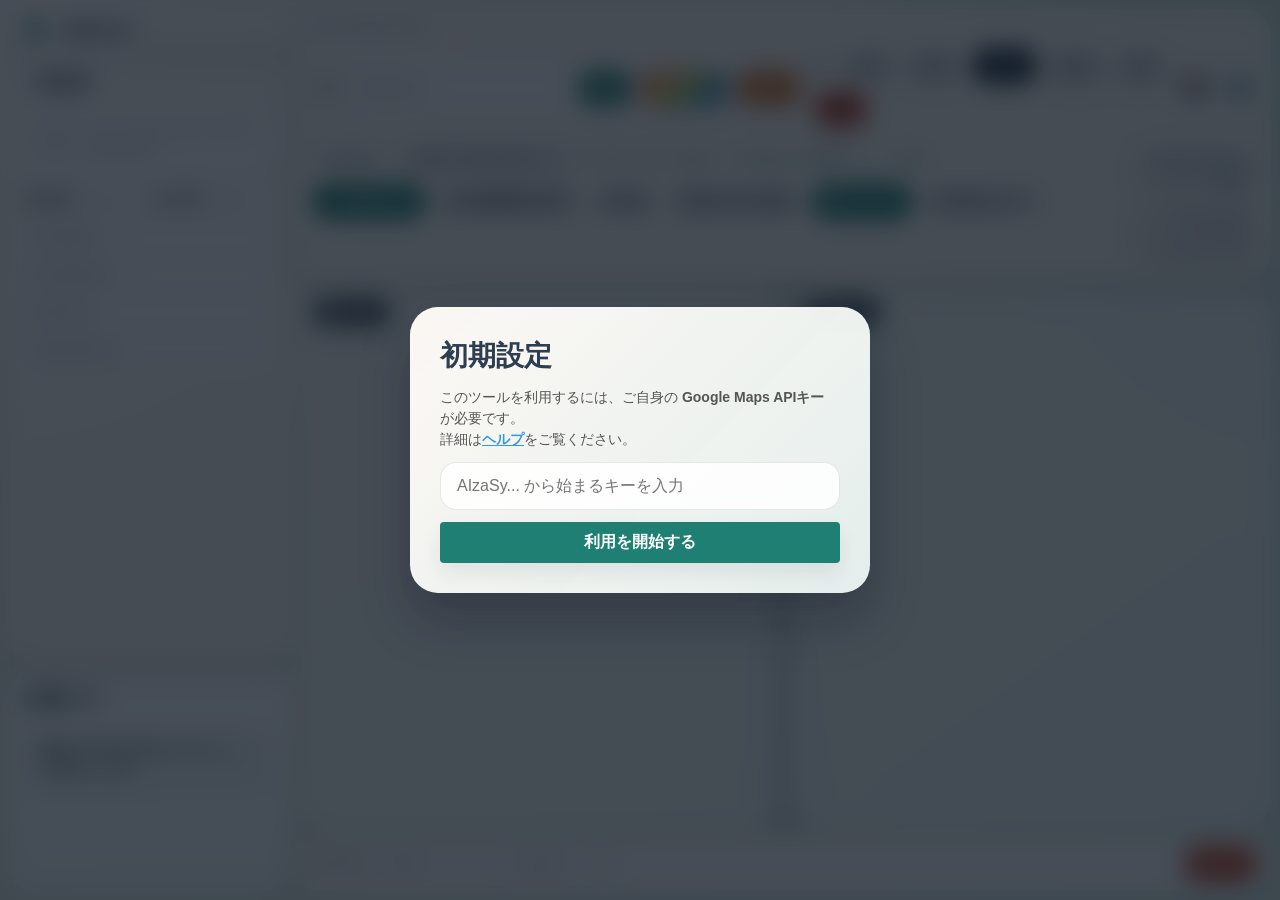
<file: index.html>
<!DOCTYPE html>
<html lang="ja">

<head>
    <meta charset="UTF-8">
    <meta name="viewport" content="width=device-width, initial-scale=1.0">
    <link rel="preconnect" href="https://www.google.com">
    <link rel="preconnect" href="https://maps.googleapis.com">
    <link rel="preconnect" href="https://maps.gstatic.com" crossorigin>
    <title>座標取得ツール</title>
    <style>
        /* --- 基本レイアウト --- */
        body {
            margin: 0;
            padding: 0;
            font-family: sans-serif;
            height: 100vh;
            display: flex;
            flex-direction: column;
        }

        /* 操作バー (2段構成に変更) */
        #controls {
            padding: 10px 15px;
            background: #2c3e50;
            color: white;
            display: flex;
            flex-direction: column;
            /* 縦並びにする */
            gap: 8px;
            /* 上段と下段の間隔 */
            height: auto;
            /* 高さを自動調整 */
            box-sizing: border-box;
            position: relative;
            z-index: 100;
        }

        /* 上段: 入力とボタン */
        .control-row-top {
            display: flex;
            align-items: center;
            gap: 10px;
            flex-wrap: wrap;
            /* 狭すぎたら折り返す */
        }

        /* 下段: 情報表示 */
        .control-row-bottom {
            display: flex;
            align-items: center;
            justify-content: space-between;
            /* 両端揃え */
            font-size: 12px;
            color: #ddd;
            padding-top: 5px;
            border-top: 1px solid #34495e;
            /* 区切り線 */
        }

        .input-group {
            display: flex;
            gap: 5px;
            align-items: center;
        }

        input[type="text"] {
            padding: 6px;
            font-size: 14px;
            border-radius: 4px;
            border: none;
        }

        #address-input {
            width: 200px;
            /* 少しコンパクトに */
        }

        button {
            padding: 6px 10px;
            cursor: pointer;
            background: #3498db;
            color: white;
            border: none;
            border-radius: 4px;
            font-size: 13px;
            font-weight: bold;
            white-space: nowrap;
            transition: background 0.2s;
        }

        button:hover {
            background: #2980b9;
        }

        /* 半径ボタン */
        .radius-group {
            display: flex;
            gap: 3px;
            align-items: center;
        }

        button.radius-btn {
            background: #7f8c8d;
            font-size: 11px;
            padding: 6px 8px;
        }

        button.radius-btn.active {
            background: #27ae60;
            border: 1px solid #fff;
        }

        #impossible-btn {
            background: #c0392b;
            margin-left: 5px;
        }

        #impossible-btn.active {
            background: #e74c3c;
            border: 2px solid #fff;
        }

        /* 設定メニュー */
        .toolbar-menu-group {
            margin-left: auto;
            display: flex;
            align-items: center;
            gap: 8px;
            position: relative;
        }

        .toolbar-menu {
            position: relative;
        }

        #settings-btn,
        #docs-btn {
            background: transparent;
            font-size: 20px;
            padding: 0 5px;
            color: #ecf0f1;
        }

        #docs-menu {
            right: 44px;
        }

        .dropdown-menu {
            display: none;
            position: absolute;
            top: 35px;
            right: 0;
            background-color: white;
            min-width: 220px;
            box-shadow: 0 8px 16px rgba(0, 0, 0, 0.2);
            border-radius: 4px;
            z-index: 1000;
            overflow: hidden;
        }

        .dropdown-menu.show {
            display: block;
        }

        .menu-item {
            padding: 10px 15px;
            display: block;
            color: #333;
            font-size: 13px;
            cursor: pointer;
            border-bottom: 1px solid #eee;
        }

        .menu-item:hover {
            background-color: #f1f1f1;
        }

        /* メインエリア */
        #main-container {
            display: flex;
            flex: 1;
            overflow: hidden;
            position: relative;
        }

        .layout-horizontal {
            flex-direction: row;
        }

        .layout-horizontal>div {
            width: 50%;
            height: 100%;
        }

        .layout-horizontal #work-area {
            border-right: 2px solid #2c3e50;
        }

        .layout-vertical {
            flex-direction: column;
        }

        .layout-vertical>div {
            width: 100%;
            height: 50%;
        }

        #main-container.reference-only-mode #work-area {
            position: absolute;
            left: -10000px;
            top: 0;
            width: 640px;
            height: 480px;
            opacity: 0;
            pointer-events: none;
        }

        #main-container.reference-only-mode #ref-area {
            width: 100%;
            height: 100%;
            flex: 1 1 auto;
        }

        #work-area,
        #ref-area {
            position: relative;
        }

        #map,
        #ref-map {
            width: 100%;
            height: 100%;
        }

        #ref-map {
            position: absolute;
            inset: 0;
            z-index: 2;
            opacity: 0;
            transition: opacity 80ms ease;
            will-change: opacity;
        }

        #ref-frame {
            position: absolute;
            inset: 0;
            width: 100%;
            height: 100%;
            border: none;
            z-index: 1;
            opacity: 1;
            transition: opacity 80ms ease;
            will-change: opacity;
        }

        #ref-area.is-map-moving #ref-map {
            opacity: 1;
        }

        #ref-area.is-map-moving #ref-frame {
            opacity: 0;
        }

        .area-label {
            position: absolute;
            top: 10px;
            left: 10px;
            background: rgba(255, 255, 255, 0.95);
            padding: 4px 8px;
            z-index: 10;
            font-weight: bold;
            border-radius: 4px;
            box-shadow: 0 2px 5px rgba(0, 0, 0, 0.2);
            pointer-events: none;
            font-size: 12px;
            color: #333;
        }

        /* 結果エリア */
        #result-area {
            height: 50px;
            background: #f8f9fa;
            border-top: 1px solid #ddd;
            display: flex;
            gap: 10px;
            align-items: center;
            justify-content: center;
            padding: 0 20px;
            box-sizing: border-box;
        }

        #output-text {
            font-family: monospace;
            font-size: 14px;
            padding: 6px;
            border: 1px solid #ccc;
            background: #fff;
            width: 100%;
            flex: 1;
        }

        #copy-btn {
            background: #e74c3c;
            width: 80px;
        }

        /* --- APIキー入力モーダル --- */
        #api-key-modal {
            position: fixed;
            top: 0;
            left: 0;
            width: 100%;
            height: 100%;
            background: rgba(0, 0, 0, 0.9);
            z-index: 9999;
            display: flex;
            justify-content: center;
            align-items: center;
        }

        .modal-content {
            background: white;
            padding: 40px;
            border-radius: 8px;
            width: 450px;
            text-align: center;
            box-shadow: 0 5px 15px rgba(0, 0, 0, 0.3);
        }

        .modal-content h2 {
            margin-top: 0;
            color: #2c3e50;
        }

        #api-key-input {
            width: 100%;
            padding: 10px;
            margin-bottom: 20px;
            box-sizing: border-box;
            font-size: 16px;
            border: 2px solid #ddd;
            border-radius: 4px;
        }

        #save-key-btn {
            width: 100%;
            background: #27ae60;
            color: white;
            padding: 10px;
            font-size: 16px;
            border: none;
            cursor: pointer;
            font-weight: bold;
            border-radius: 4px;
        }

        #list-panel {
            background: #eef3f7;
            border-top: 1px solid #cfd8df;
            border-bottom: 1px solid #cfd8df;
            padding: 10px 15px;
            display: flex;
            flex-direction: column;
            gap: 8px;
        }

        #list-panel h3 {
            margin: 0;
            font-size: 14px;
            color: #2c3e50;
        }

        .list-row {
            display: flex;
            gap: 8px;
            align-items: center;
            flex-wrap: wrap;
        }

        #list-tsv-input {
            width: 100%;
            box-sizing: border-box;
            min-height: 90px;
            resize: vertical;
            padding: 8px;
            border: 1px solid #bdc3c7;
            border-radius: 4px;
            font-size: 13px;
            font-family: monospace;
        }

        .list-column-input {
            width: 70px;
            padding: 6px;
            border: 1px solid #bdc3c7;
            border-radius: 4px;
        }

        .list-status {
            font-size: 12px;
            color: #34495e;
            display: flex;
            gap: 12px;
            flex-wrap: wrap;
        }

        #list-message {
            font-size: 12px;
            color: #2c3e50;
            min-height: 16px;
        }

        #list-message.error {
            color: #c0392b;
        }

        #list-message.success {
            color: #27ae60;
        }

        #list-mode-toggle-row {
            margin: 12px 0 6px;
            display: flex;
            align-items: center;
            gap: 8px;
            font-size: 13px;
            color: #2c3e50;
        }

        #list-panel.hidden {
            display: none;
        }

        :root {
            --bg-1: #f4efe6;
            --bg-2: #d7e7e1;
            --ink: #132234;
            --muted: #60778c;
            --panel: rgba(255, 251, 247, 0.82);
            --panel-strong: rgba(255, 251, 247, 0.92);
            --line: rgba(19, 34, 52, 0.1);
            --shadow-lg: 0 24px 50px rgba(19, 34, 52, 0.14);
            --shadow-md: 0 12px 30px rgba(19, 34, 52, 0.1);
            --accent: #1e7f72;
            --accent-strong: #165d54;
            --warm: #d57a32;
            --warm-strong: #b3601f;
            --danger: #c65437;
            --danger-strong: #9e4028;
        }

        * {
            box-sizing: border-box;
        }

        body {
            padding: 10px;
            gap: 8px;
            box-sizing: border-box;
            font-family: "Avenir Next", "Yu Gothic UI", "Hiragino Sans", Meiryo, sans-serif;
            color: var(--ink);
            background:
                radial-gradient(circle at top left, rgba(255, 255, 255, 0.84), transparent 34%),
                radial-gradient(circle at top right, rgba(30, 127, 114, 0.14), transparent 30%),
                linear-gradient(145deg, var(--bg-1), var(--bg-2));
            overflow: hidden;
        }

        #list-mode-toggle-row,
        #list-panel,
        #controls,
        #work-area,
        #ref-area,
        #result-area {
            border: 1px solid rgba(255, 255, 255, 0.5);
            box-shadow: var(--shadow-md);
            backdrop-filter: blur(14px);
        }

        #list-mode-toggle-row,
        #list-panel,
        #controls,
        #result-area {
            background: var(--panel);
        }

        #list-mode-toggle-row {
            margin: 0;
            padding: 8px 12px;
            border-radius: 18px;
            color: var(--ink);
        }

        #list-mode-toggle-row label {
            display: inline-flex;
            align-items: center;
            gap: 8px;
            font-size: 12px;
            font-weight: 700;
        }

        #list-mode-toggle {
            accent-color: var(--accent);
            width: 16px;
            height: 16px;
        }

        #list-panel {
            border-radius: 22px;
            padding: 12px 14px;
            gap: 8px;
        }

        #list-panel h3 {
            font-size: 16px;
            letter-spacing: 0.01em;
        }

        #list-tsv-input,
        #output-text,
        #address-input,
        #api-key-input,
        .list-column-input {
            border: 1px solid var(--line);
            border-radius: 16px;
            background: rgba(255, 255, 255, 0.88);
            color: var(--ink);
        }

        #list-tsv-input {
            min-height: 68px;
            max-height: 96px;
            padding: 10px 12px;
            font-family: Consolas, Menlo, monospace;
            line-height: 1.45;
        }

        .list-row {
            gap: 8px;
        }

        .list-row label,
        .list-status>div {
            display: inline-flex;
            align-items: center;
            gap: 8px;
            padding: 6px 10px;
            border-radius: 999px;
            background: rgba(255, 255, 255, 0.7);
            border: 1px solid rgba(19, 34, 52, 0.08);
            color: var(--muted);
            font-size: 12px;
        }

        .list-status>div strong {
            color: var(--ink);
        }

        .list-column-input {
            width: 64px;
            padding: 6px 8px;
            text-align: center;
        }

        #list-message {
            min-height: 14px;
            font-size: 11px;
            font-weight: 700;
            color: var(--muted);
        }

        button {
            padding: 9px 14px;
            border-radius: 999px;
            font-size: 12px;
            font-weight: 700;
            box-shadow: 0 10px 20px rgba(19, 34, 52, 0.08);
        }

        #load-list-btn,
        #search-btn,
        #apply-next-btn,
        #save-key-btn {
            background: var(--accent);
        }

        #load-list-btn:hover,
        #search-btn:hover,
        #apply-next-btn:hover,
        #save-key-btn:hover {
            background: var(--accent-strong);
        }

        #places-search-btn {
            color: #fff;
            text-shadow: 0 1px 2px rgba(0, 0, 0, 0.35);
            background: linear-gradient(135deg,
                    #e86f7c 0%,
                    #f2a65a 22%,
                    #d9c452 44%,
                    #4eb88a 66%,
                    #4a90d9 84%,
                    #9b72cf 100%);
            box-shadow: 0 10px 20px rgba(19, 34, 52, 0.1), inset 0 0 0 1px rgba(255, 255, 255, 0.3);
            transition: filter 0.15s ease, transform 0.15s ease;
        }

        #places-search-btn:hover {
            background: linear-gradient(135deg,
                    #e86f7c 0%,
                    #f2a65a 22%,
                    #d9c452 44%,
                    #4eb88a 66%,
                    #4a90d9 84%,
                    #9b72cf 100%);
            filter: brightness(0.95);
        }

        #places-search-btn:active {
            transform: translateY(1px);
        }

        .places-search-error {
            padding: 10px 12px;
            border: 1px solid #c0392b;
            border-radius: 10px;
            background: #fff3f1;
            color: #8c281f;
            font-size: 13px;
            line-height: 1.5;
        }

        .places-search-error a {
            color: #8c281f;
            font-weight: 700;
        }

        .places-data-attributions {
            display: flex;
            flex-wrap: wrap;
            gap: 8px;
            font-size: 12px;
        }

        .places-data-attributions a {
            color: var(--accent-strong);
        }

        .places-search-error[hidden],
        .places-data-attributions[hidden] {
            display: none;
        }

        #places-confirm-modal {
            position: fixed;
            inset: 0;
            padding: 20px;
            background: rgba(8, 17, 29, 0.74);
            backdrop-filter: blur(12px);
            z-index: 9998;
            display: flex;
            justify-content: center;
            align-items: center;
        }

        #places-confirm-modal[hidden] {
            display: none;
        }

        .places-confirm-content {
            width: min(500px, 100%);
        }

        .places-confirm-content h2 {
            font-size: 20px;
            margin: 0 0 12px;
        }

        .places-confirm-list {
            margin: 0 0 14px;
            padding-left: 20px;
            color: #334155;
            font-size: 13px;
            line-height: 1.6;
        }

        .places-confirm-list li {
            margin-bottom: 6px;
        }

        .places-confirm-links {
            margin: 0 0 14px;
            font-size: 13px;
            line-height: 1.5;
        }

        .places-confirm-links a {
            color: var(--accent-strong);
            font-weight: 700;
        }

        .places-confirm-skip {
            display: flex;
            align-items: center;
            gap: 8px;
            margin: 0 0 18px;
            font-size: 13px;
            color: var(--ink);
            cursor: pointer;
        }

        .places-confirm-skip input {
            width: 16px;
            height: 16px;
            accent-color: var(--accent);
        }

        .places-confirm-actions {
            display: flex;
            justify-content: flex-end;
            gap: 10px;
        }

        #places-confirm-cancel-btn {
            background: rgba(19, 34, 52, 0.1);
            color: var(--ink);
            box-shadow: none;
        }

        #places-confirm-cancel-btn:hover {
            background: rgba(19, 34, 52, 0.16);
        }

        #places-confirm-proceed-btn {
            background: var(--accent);
            color: #fff;
        }

        #places-confirm-proceed-btn:hover {
            background: var(--accent-strong);
        }

        #header-copy-btn {
            background: var(--warm) !important;
            margin-left: 0 !important;
        }

        #header-copy-btn:hover {
            background: var(--warm-strong) !important;
        }

        #copy-btn,
        #impossible-btn {
            background: var(--danger);
        }

        #copy-btn:hover,
        #impossible-btn:hover {
            background: var(--danger-strong);
        }

        #controls {
            padding: 10px 12px;
            border-radius: 22px;
            color: var(--ink);
            position: relative;
            overflow: visible;
            z-index: 30;
        }

        #controls::before {
            content: "Map Workspace";
            display: block;
            margin-bottom: 8px;
            font-size: 10px;
            font-weight: 800;
            letter-spacing: 0.18em;
            text-transform: uppercase;
            color: var(--muted);
        }

        .control-row-top,
        .control-row-bottom {
            gap: 8px;
        }

        .control-row-bottom {
            padding-top: 8px;
            border-top: 1px solid rgba(19, 34, 52, 0.1);
            color: var(--muted);
        }

        .input-group {
            flex: 0 1 auto;
            gap: 8px;
            min-width: 0;
        }

        #address-input {
            width: 220px;
            flex: 0 0 220px;
            min-width: 0;
            padding: 9px 11px;
            font-size: 13px;
            border: 1px solid var(--line);
        }

        .radius-group {
            gap: 8px;
            flex-wrap: wrap;
            flex: 1 1 0;
        }

        .radius-group::before {
            content: "半径";
            margin-right: 2px;
            font-size: 10px;
            font-weight: 800;
            letter-spacing: 0.14em;
            text-transform: uppercase;
            color: var(--muted);
        }

        button.radius-btn {
            background: rgba(19, 34, 52, 0.08);
            color: var(--ink);
            font-size: 13px;
            padding: 9px 14px;
        }

        button.radius-btn.active {
            background: var(--ink);
            border: 1px solid rgba(19, 34, 52, 0.4);
            color: #fff;
        }

        #impossible-btn.active {
            border: 2px solid rgba(255, 255, 255, 0.85);
        }

        .toolbar-menu-group {
            margin-left: auto;
            z-index: 40;
        }

        .toolbar-menu {
            z-index: 40;
        }

        #settings-btn,
        #docs-btn {
            width: 36px;
            height: 36px;
            padding: 0;
            border-radius: 12px;
            background: rgba(19, 34, 52, 0.08);
            color: var(--ink);
            box-shadow: none;
        }

        .dropdown-menu {
            top: calc(100% + 10px);
            border-radius: 18px;
            min-width: 250px;
            padding: 8px;
            background: var(--panel-strong);
            border: 1px solid rgba(255, 255, 255, 0.65);
            box-shadow: var(--shadow-lg);
            z-index: 1000;
        }

        .menu-item {
            padding: 11px 12px;
            border-radius: 12px;
            border-bottom: none;
        }

        .menu-item:hover {
            background: rgba(30, 127, 114, 0.1);
        }

        .menu-section {
            margin: 4px 0;
            padding: 12px;
            border-radius: 14px;
            background: rgba(30, 127, 114, 0.06);
            border: 1px solid rgba(30, 127, 114, 0.12);
        }

        .menu-section-title {
            display: flex;
            align-items: center;
            justify-content: space-between;
            gap: 10px;
            margin-bottom: 8px;
            font-size: 12px;
            font-weight: 800;
            color: var(--ink);
        }

        .menu-badge {
            display: inline-flex;
            align-items: center;
            padding: 3px 8px;
            border-radius: 999px;
            background: rgba(213, 122, 50, 0.18);
            color: var(--warm-strong);
            font-size: 10px;
            letter-spacing: 0.04em;
        }

        .menu-help {
            margin: 0 0 10px;
            font-size: 11px;
            line-height: 1.5;
            color: var(--muted);
        }

        .menu-switch {
            display: flex;
            align-items: center;
            justify-content: space-between;
            gap: 10px;
            padding: 10px 12px;
            border-radius: 12px;
            background: rgba(255, 255, 255, 0.66);
            border: 1px solid rgba(19, 34, 52, 0.08);
            cursor: pointer;
            font-size: 12px;
            font-weight: 700;
            color: var(--ink);
        }

        .menu-switch-status {
            font-weight: 800;
        }

        .menu-switch-status.is-on {
            color: var(--accent);
        }

        .menu-switch-status.is-off {
            color: var(--danger);
        }

        .menu-field {
            margin-top: 10px;
        }

        .menu-field label {
            display: block;
            margin-bottom: 5px;
            font-size: 11px;
            font-weight: 700;
            color: var(--ink);
        }

        .menu-field-row {
            display: flex;
            gap: 8px;
        }

        .menu-input {
            width: 100%;
            min-width: 0;
            padding: 9px 11px;
            border-radius: 10px;
            border: 1px solid var(--line);
            background: rgba(255, 255, 255, 0.9);
            color: var(--ink);
            font-size: 12px;
        }

        .menu-button {
            flex: 0 0 auto;
            padding: 9px 12px;
            border-radius: 10px;
            border: none;
            background: var(--accent);
            color: #fff;
            font-size: 11px;
            font-weight: 700;
            cursor: pointer;
            box-shadow: none;
        }

        .menu-button:hover {
            background: var(--accent-strong);
        }

        .experimental-status {
            font-size: 12px;
            color: var(--muted);
        }

        .experimental-status.is-active {
            color: var(--accent-strong);
        }

        .experimental-status.is-warning {
            color: var(--warm-strong);
        }

        #main-container {
            gap: 10px;
            min-height: 0;
        }

        .layout-horizontal>div,
        .layout-vertical>div {
            width: auto;
            height: auto;
        }

        .layout-horizontal #work-area {
            flex: 1 1 0;
            border-right: none;
        }

        .layout-horizontal #ref-area {
            flex: 1 1 0;
        }

        .layout-vertical #work-area {
            flex: 1 1 0;
        }

        .layout-vertical #ref-area {
            flex: 1 1 0;
        }

        #main-container.reference-only-mode #ref-area {
            flex: 1 1 auto;
        }

        #work-area,
        #ref-area {
            min-width: 0;
            min-height: 0;
            overflow: hidden;
            border-radius: 28px;
            background: rgba(255, 255, 255, 0.28);
            box-shadow: var(--shadow-lg);
        }

        #map,
        #ref-map,
        #ref-frame {
            background: rgba(255, 255, 255, 0.4);
        }

        #ref-marker-overlay {
            position: absolute;
            inset: 0;
            z-index: 7;
            pointer-events: none;
            overflow: hidden;
        }

        .ref-radius-circle {
            position: absolute;
            border: 2px solid rgba(255, 0, 0, 0.82);
            border-radius: 50%;
            background: rgba(255, 0, 0, 0.16);
            box-shadow: 0 0 0 1px rgba(255, 255, 255, 0.55);
            transform: translate(-50%, -50%);
            will-change: left, top, width, height;
        }

        .ref-marker-pin {
            position: absolute;
            width: 18px;
            height: 18px;
            border: 2px solid #fff;
            border-radius: 50% 50% 50% 0;
            background: #d93025;
            box-shadow: 0 2px 8px rgba(19, 34, 52, 0.35);
            transform: translate(-50%, -100%) rotate(-45deg);
            will-change: left, top;
        }

        .ref-marker-pin::after {
            content: "";
            position: absolute;
            top: 4px;
            left: 4px;
            width: 6px;
            height: 6px;
            border-radius: 50%;
            background: #fff;
        }

        .area-label {
            top: 12px;
            left: 12px;
            padding: 6px 10px;
            border-radius: 999px;
            background: rgba(19, 34, 52, 0.78);
            color: #fff;
            font-size: 11px;
            letter-spacing: 0.04em;
            box-shadow: 0 10px 24px rgba(19, 34, 52, 0.16);
        }

        #result-area {
            height: auto;
            min-height: 52px;
            padding: 8px 12px;
            border-radius: 18px;
            gap: 8px;
            border-top: none;
        }

        #output-text {
            padding: 9px 11px;
            font-size: 12px;
            font-family: Consolas, Menlo, monospace;
        }

        #copy-btn {
            width: auto;
            min-width: 72px;
        }

        .result-label {
            display: inline-flex;
            align-items: center;
            white-space: nowrap;
            font-weight: 700;
            font-size: 11px;
            letter-spacing: 0.14em;
            text-transform: uppercase;
            color: var(--muted);
        }

        .search-icon {
            display: inline-flex;
            align-items: center;
            justify-content: center;
            width: 30px;
            height: 30px;
            border-radius: 10px;
            background: rgba(19, 34, 52, 0.08);
            color: var(--ink);
            font-size: 14px;
            flex: 0 0 auto;
        }

        #calculated-radius-display,
        #quota-display,
        #places-usage-display {
            padding: 7px 10px;
            border-radius: 999px;
            background: rgba(19, 34, 52, 0.06);
            font-size: 11px;
        }

        #places-usage-display {
            border-radius: 14px;
            line-height: 1.45;
            max-width: 220px;
            white-space: normal;
        }

        #places-usage-display .places-usage-chunk {
            display: inline-block;
            white-space: nowrap;
        }

        .quota-stack {
            display: flex;
            flex-direction: column;
            align-items: flex-end;
            gap: 4px;
            flex: 0 1 auto;
            max-width: 100%;
        }

        .address-match-status {
            max-width: min(100%, 680px);
            padding: 7px 11px;
            border: 1px solid rgba(19, 34, 52, 0.12);
            border-radius: 12px;
            background: rgba(19, 34, 52, 0.06);
            color: var(--muted);
            font-size: 11px;
            font-weight: 700;
            line-height: 1.45;
        }

        .address-match-status.is-checking {
            border-color: rgba(213, 122, 50, 0.34);
            background: rgba(213, 122, 50, 0.1);
            color: var(--warm-strong);
        }

        .address-match-status.is-match {
            border-color: rgba(30, 127, 114, 0.38);
            background: rgba(30, 127, 114, 0.12);
            color: var(--accent-strong);
        }

        .address-match-status.is-mismatch,
        .address-match-status.is-unavailable {
            border-color: rgba(198, 84, 55, 0.42);
            background: rgba(198, 84, 55, 0.13);
            color: var(--danger-strong);
        }

        .geocode-candidate-controls {
            display: inline-flex;
            align-items: center;
            gap: 6px;
            max-width: min(100%, 760px);
            padding: 5px 7px;
            border: 1px solid rgba(19, 34, 52, 0.12);
            border-radius: 12px;
            background: rgba(255, 255, 255, 0.58);
            color: var(--ink);
            font-size: 11px;
        }

        .geocode-candidate-controls[hidden] {
            display: none;
        }

        .geocode-candidate-controls button {
            padding: 5px 8px;
            border-radius: 8px;
            background: rgba(19, 34, 52, 0.08);
            color: var(--ink);
            box-shadow: none;
            font-size: 11px;
        }

        .geocode-candidate-controls button:hover:not(:disabled) {
            background: rgba(19, 34, 52, 0.14);
        }

        .geocode-candidate-controls button:disabled {
            cursor: default;
            opacity: 0.4;
        }

        .geocode-candidate-count {
            flex: 0 0 auto;
            font-weight: 800;
        }

        .geocode-candidate-address {
            min-width: 0;
            max-width: 420px;
            overflow: hidden;
            text-overflow: ellipsis;
            white-space: nowrap;
            color: var(--muted);
        }

        #api-key-modal {
            padding: 20px;
            background: rgba(8, 17, 29, 0.74);
            backdrop-filter: blur(12px);
        }

        .modal-content {
            padding: 30px;
            border-radius: 28px;
            width: min(460px, 100%);
            text-align: left;
            background: linear-gradient(135deg, rgba(255, 251, 247, 0.98), rgba(237, 247, 244, 0.95));
            box-shadow: 0 28px 50px rgba(8, 17, 29, 0.26);
        }

        .modal-content h2 {
            margin-bottom: 12px;
            font-size: 28px;
        }

        #api-key-input {
            padding: 14px 16px;
            margin-bottom: 12px;
        }

        @media (max-width: 960px) {
            body {
                padding: 10px;
                overflow: auto;
            }

            .layout-horizontal {
                flex-direction: column;
            }

            .layout-horizontal #work-area,
            .layout-horizontal #ref-area {
                flex: 1 1 auto;
            }

            #ref-area {
                min-height: 240px;
            }
        }

        @media (max-width: 720px) {
            #controls::before {
                margin-bottom: 6px;
            }

            .control-row-top,
            .control-row-bottom,
            .input-group,
            #result-area {
                flex-direction: column;
                align-items: stretch;
            }

            .toolbar-menu-group {
                margin-left: 0;
                width: 100%;
                flex-direction: column;
                align-items: stretch;
            }

            #docs-btn,
            #settings-btn,
            #search-btn,
            #places-search-btn,
            #header-copy-btn,
            #copy-btn {
                width: 100%;
            }

            #docs-menu {
                right: 0;
            }

            #address-input {
                width: 100%;
                flex: 1 1 auto;
            }

            .list-row {
                align-items: stretch;
            }

            .list-row label,
            .list-row button,
            .list-status>div {
                width: 100%;
                justify-content: space-between;
            }
        }

        .app-layout {
            flex: 1;
            min-height: 0;
            display: flex;
            gap: 10px;
            overflow: hidden;
        }

        #list-sidebar {
            position: relative;
            display: flex;
            flex-direction: column;
            gap: 10px;
            flex: 0 0 var(--sidebar-width, 280px);
            width: var(--sidebar-width, 280px);
            min-width: 220px;
            max-width: 48vw;
            min-height: 0;
            overflow: hidden;
        }

        #list-panel {
            flex: 1;
            min-height: 0;
            overflow: hidden;
        }

        #list-sidebar.list-mode-off {
            flex-basis: var(--sidebar-width, 280px);
            width: var(--sidebar-width, 280px);
        }

        #list-sidebar.list-mode-off #list-panel {
            display: none;
        }

        #calc-log-panel {
            display: flex;
            flex-direction: column;
            gap: 8px;
            min-height: 180px;
            flex: 0 0 220px;
            padding: 16px 14px 14px;
            border-radius: 18px;
            background:
                linear-gradient(180deg, rgba(255, 255, 255, 0.92), rgba(243, 248, 247, 0.94)),
                rgba(255, 255, 255, 0.88);
            border: 1px solid rgba(30, 127, 114, 0.12);
            box-shadow: 0 16px 40px rgba(19, 34, 52, 0.08);
            min-width: 0;
        }

        #list-sidebar.list-mode-off #calc-log-panel {
            flex: 1 1 auto;
            min-height: 0;
        }

        #calc-log-list {
            flex: 1;
            min-height: 0;
            overflow: auto;
            display: flex;
            flex-direction: column;
            gap: 8px;
            padding-right: 4px;
        }

        .calc-log-empty,
        .calc-log-entry {
            padding: 10px 12px;
            border-radius: 14px;
            background: rgba(19, 34, 52, 0.04);
            border: 1px solid rgba(19, 34, 52, 0.06);
        }

        .calc-log-entry.is-active {
            background: rgba(30, 127, 114, 0.10);
            border-color: rgba(30, 127, 114, 0.22);
        }

        .calc-log-entry.is-warning {
            background: rgba(192, 57, 43, 0.08);
            border-color: rgba(192, 57, 43, 0.18);
        }

        .calc-log-entry.is-muted {
            background: rgba(19, 34, 52, 0.03);
            border-color: rgba(19, 34, 52, 0.05);
        }

        .calc-log-time {
            font-size: 11px;
            font-weight: 700;
            letter-spacing: 0.05em;
            color: rgba(19, 34, 52, 0.48);
            margin-bottom: 4px;
        }

        .calc-log-message {
            font-size: 13px;
            line-height: 1.5;
            color: var(--ink);
            word-break: break-word;
        }

        .list-panel-header {
            display: flex;
            align-items: center;
            justify-content: space-between;
            gap: 10px;
            margin-bottom: 8px;
        }

        .list-panel-header h3 {
            margin: 0;
        }

        .list-panel-meta {
            display: flex;
            flex-direction: column;
            gap: 8px;
            min-height: 0;
            flex: 1;
        }

        .list-fields {
            display: flex;
            gap: 8px;
            flex-wrap: wrap;
        }

        .list-status {
            display: flex;
            flex-direction: column;
            gap: 6px;
        }

        .list-status>div {
            width: 100%;
            min-width: 0;
            flex: 0 0 auto;
        }

        #list-sidebar-resizer {
            position: absolute;
            top: 10px;
            right: 0;
            width: 10px;
            height: calc(100% - 20px);
            cursor: col-resize;
            border-radius: 999px;
            background: linear-gradient(180deg, rgba(19, 34, 52, 0), rgba(19, 34, 52, 0.12), rgba(19, 34, 52, 0));
            opacity: 0;
            transition: opacity 140ms ease;
        }

        #list-sidebar:hover #list-sidebar-resizer,
        #list-sidebar.is-resizing #list-sidebar-resizer {
            opacity: 1;
        }

        .workspace-shell {
            flex: 1;
            min-width: 0;
            min-height: 0;
            display: flex;
            flex-direction: column;
            gap: 8px;
        }

        .control-row-bottom {
            align-items: flex-start;
        }

        .control-status {
            display: flex;
            align-items: center;
            gap: 8px;
            flex-wrap: wrap;
            flex: 1 1 auto;
            min-width: 0;
        }

        .control-actions {
            display: flex;
            align-items: center;
            gap: 8px;
            flex-wrap: wrap;
            flex: 0 1 auto;
            justify-content: flex-start;
        }

        .control-actions.hidden {
            display: none;
        }

        .toolbar-btn {
            background: rgba(19, 34, 52, 0.08);
            color: var(--ink);
            box-shadow: none;
        }

        .toolbar-btn:hover {
            background: rgba(19, 34, 52, 0.14);
        }

        #load-list-btn,
        #apply-next-btn {
            box-shadow: 0 10px 20px rgba(19, 34, 52, 0.08);
        }

        @media (max-width: 960px) {
            .app-layout {
                flex-direction: column;
                overflow: visible;
            }

            #list-sidebar {
                width: auto;
                max-width: none;
                min-width: 0;
                flex-basis: auto;
            }

            #list-sidebar-resizer {
                display: none;
            }
        }

        @media (max-width: 720px) {

            .control-status,
            .control-actions {
                width: 100%;
            }

            .control-actions {
                justify-content: stretch;
            }

            .control-actions button {
                width: 100%;
            }
        }
    </style>
</head>

<body>
    <div id="api-key-modal" style="display: none;">
        <div class="modal-content">
            <h2>初期設定</h2>
            <p style="color:#555; text-align:left; font-size:14px; line-height:1.5; margin:0 0 12px;">
                このツールを利用するには、ご自身の <strong>Google Maps APIキー</strong> が必要です。<br>
                詳細は<a href="help.html" target="_blank" style="color:#3498db; font-weight:bold;">ヘルプ</a>をご覧ください。
            </p>
            <input type="text" id="api-key-input" placeholder="AIzaSy... から始まるキーを入力">
            <button id="save-key-btn" onclick="saveApiKey()">利用を開始する</button>
        </div>
    </div>

    <div id="places-confirm-modal" role="dialog" aria-modal="true" aria-labelledby="places-confirm-title" hidden>
        <div class="modal-content places-confirm-content">
            <h2 id="places-confirm-title">Places検索の利用確認</h2>
            <ul class="places-confirm-list">
                <li><strong>Places API（新版） / Places API (New)</strong> のテキスト検索を使用します。通常の「検索」（Geocoding API）とは<strong>別の料金体系</strong>が適用されます。</li>
                <li>Geocoding API の上限設定では Places API の利用量を制限できません。Google Cloud 側で割り当てと利用料金をご確認ください。</li>
                <li>事前に Google Cloud で <strong>Places API（新版）</strong> を有効にし、APIキーの制限がある場合は許可対象へ追加してください（旧版「Places API」とは異なります）。</li>
            </ul>
            <p class="places-confirm-links">
                詳細は <a href="help.html#places-search" target="_blank" rel="noreferrer">設定方法・利用料金について</a> をご確認ください。
            </p>
            <label class="places-confirm-skip">
                <input type="checkbox" id="places-confirm-skip-checkbox">
                次回からこの確認を表示しない
            </label>
            <div class="places-confirm-actions">
                <button id="places-confirm-cancel-btn" type="button">キャンセル</button>
                <button id="places-confirm-proceed-btn" type="button">Places検索を実行</button>
            </div>
        </div>
    </div>

    <div class="app-layout">
        <aside id="list-sidebar">
            <div id="list-mode-toggle-row">
                <label>
                    <input type="checkbox" id="list-mode-toggle" checked>
                    一覧処理を使う
                </label>
            </div>

            <section id="list-panel">
                <div class="list-panel-header">
                    <h3>一覧処理</h3>
                </div>

                <div class="list-panel-meta">
                    <textarea id="list-tsv-input" placeholder="スプレッドシートからコピーしたデータをここに貼り付け"></textarea>

                    <div class="list-fields">
                        <label>住所列: <input type="number" id="address-column-input" class="list-column-input" min="1"
                                value="1"></label>
                        <label>出力列: <input type="number" id="output-column-input" class="list-column-input" min="1"
                                value="5"></label>
                    </div>

                    <div class="list-status">
                        <div>現在対象行: <strong id="current-row-display">-</strong></div>
                        <div>現在対象住所: <strong id="current-address-display">-</strong></div>
                        <div>総件数: <strong id="total-rows-display">0</strong></div>
                        <div>未処理件数: <strong id="pending-rows-display">0</strong></div>
                    </div>

                    <div id="list-message"></div>
                </div>
            </section>

            <section id="calc-log-panel">
                <div class="list-panel-header">
                    <h3>計算ログ</h3>
                </div>
                <div id="calc-log-list" aria-live="polite"></div>
            </section>

            <div id="list-sidebar-resizer" aria-hidden="true"></div>
        </aside>

        <div class="workspace-shell">
            <div id="controls">
                <div class="control-row-top">
                    <div class="input-group">
                        <span class="search-icon">⌖</span>
                        <input type="text" id="address-input" placeholder="住所を入力">
                        <button id="search-btn">検索</button>
                        <button id="places-search-btn" type="button" title="Places API（新版）のテキスト検索で住所を検索">Places検索</button>

                        <button id="header-copy-btn" onclick="copyToClipboard(this)" title="現在の結果をコピー">コピー</button>
                    </div>

                    <div class="radius-group">
                        <button class="radius-btn" onclick="setRadius(50)">50m</button>
                        <button class="radius-btn" onclick="setRadius(100)">100m</button>
                        <button class="radius-btn active" onclick="setRadius(300)">300m</button>
                        <button class="radius-btn" onclick="setRadius(500)">500m</button>
                        <button class="radius-btn" onclick="setRadius(1000)">1km</button>
                        <button id="impossible-btn" class="radius-btn" onclick="setImpossible()">不可</button>
                    </div>

                    <div class="toolbar-menu-group">
                        <button id="docs-btn" onclick="toggleDocsMenu()" title="ドキュメント">📚</button>
                        <div id="docs-menu" class="dropdown-menu">
                            <a href="help.html" target="_blank" rel="noreferrer" class="menu-item">📘 このツールの使い方</a>
                            <a href="region-data-guide.html" target="_blank" rel="noreferrer" class="menu-item">🗂️ 地域データ追加手順</a>
                        </div>
                        <button id="settings-btn" onclick="toggleSettings()" title="設定">⚙️</button>
                        <div id="settings-menu" class="dropdown-menu">
                            <div class="menu-item" onclick="toggleAutoRadius()">📏 自動半径計算: <span id="auto-radius-status"
                                    style="font-weight:bold; color:#27ae60;">ON</span></div>
                            <div class="menu-item" onclick="toggleTownBoundaryVisibility()">🟧 町丁境界表示: <span
                                    id="town-boundary-visibility-status"
                                    style="font-weight:bold; color:#27ae60;">ON</span></div>
                            <div class="menu-item" onclick="toggleSearchAreaRectVisibility()">🟦 検索範囲枠表示: <span
                                    id="search-area-rect-visibility-status"
                                    style="font-weight:bold; color:#27ae60;">ON</span></div>
                            <div class="menu-item" onclick="toggleReferenceMapSync()">🔗 参照マップ同期: <span
                                    id="ref-map-sync-status" style="font-weight:bold; color:#27ae60;">ON</span></div>
                            <div class="menu-item" onclick="toggleReferenceOnlyMode()">🗺️ 表示モード: <span
                                    id="reference-only-status" style="font-weight:bold; color:#2c3e50;">2画面</span></div>
                            <div class="menu-item" onclick="toggleLayout()">🔄 配置を切り替える</div>
                            <a href="places-tool.html" class="menu-item">🔎 Places版の座標取得ツールを開く</a>
                            <div class="menu-item" onclick="window.location.href='address-tool.html'">🏘️ 住所抽出ツールを開く
                            </div>
                            <div class="menu-item" onclick="deleteApiKey()" style="color: #c0392b;">🗑️ APIキーを削除する</div>
                            <a href="https://github.com/Keisuke71" target="_blank" rel="noreferrer"
                                class="menu-item">👨‍💻 Developed by
                                k4.matsumoto</a>
                        </div>
                    </div>
                </div>

                <div class="control-row-bottom">
                    <div class="control-status">
                        <div id="calculated-radius-display">検出範囲: --</div>
                        <div id="address-match-status-display" class="address-match-status is-idle" role="status"
                            aria-live="polite">住所照合: 検索後に確認します</div>
                        <div id="geocode-candidate-controls" class="geocode-candidate-controls" role="group"
                            aria-label="住所検索候補" hidden>
                            <button id="prev-geocode-candidate-btn" type="button">前候補</button>
                            <span id="geocode-candidate-count" class="geocode-candidate-count">候補 0 / 0</span>
                            <button id="next-geocode-candidate-btn" type="button">次候補</button>
                            <button id="retry-geocode-without-municipality-btn" type="button">市区町村を除いて再検索</button>
                            <span id="geocode-candidate-address" class="geocode-candidate-address"></span>
                        </div>
                        <div id="town-boundary-status-display" class="experimental-status">町丁境界: 未読込</div>
                        <div id="ref-map-status-display" class="experimental-status">参照マップ: 同期待機中</div>
                        <div id="list-actions" class="control-actions">
                            <button id="load-list-btn">一覧を読み込む</button>
                            <button id="next-row-btn" class="toolbar-btn">次の未処理住所を表示</button>
                            <button id="prev-row-btn" class="toolbar-btn">1行戻る</button>
                            <button id="apply-current-btn" class="toolbar-btn">現在の出力文を反映</button>
                            <button id="apply-next-btn">反映して次へ</button>
                            <button id="copy-output-column-btn" class="toolbar-btn">出力列のみコピー</button>
                        </div>
                    </div>

                    <div class="quota-stack">
                        <div id="quota-display" style="text-align:right;"></div>
                        <div id="places-usage-display" style="text-align:right;"
                            title="このページでのAPI呼び出し回数です。課金額や無料枠の残数ではありません。"></div>
                    </div>
                </div>
                <div id="places-search-error" class="places-search-error" role="alert" hidden></div>
                <div id="places-data-attributions" class="places-data-attributions" hidden></div>
            </div>

            <div id="main-container" class="layout-horizontal">
                <div id="work-area">
                    <div class="area-label">作業マップ</div>
                    <div id="map"></div>
                </div>
                <div id="ref-area">
                    <div class="area-label">参照マップ</div>
                    <div id="ref-map" aria-label="直接操作できる参照マップ"></div>
                    <iframe id="ref-frame" src="about:blank" loading="eager" title="参照マップ"></iframe>
                    <div id="ref-marker-overlay" aria-hidden="true"></div>
                </div>
            </div>

            <div id="result-area">
                <span class="result-label">Output</span>
                <input type="text" id="output-text" readonly placeholder="地図をクリックしてピンを設置してください">
                <button id="copy-btn" onclick="copyToClipboard(this)">コピー</button>
            </div>
        </div>
    </div>

    <script src="js/town-boundary-datasets.js"></script>
    <script src="js/town-boundary-loader.js"></script>
    <script src="script.js"></script>

    <script>
        // ボタンイベントの紐付け（HTML内にJSを書く場合）
        document.getElementById('search-btn').addEventListener('click', geocodeAddress);
        document.getElementById('places-search-btn').addEventListener('click', searchAddressWithPlaces);
        document.getElementById('places-confirm-cancel-btn').addEventListener('click', closePlacesConfirmModal);
        document.getElementById('places-confirm-proceed-btn').addEventListener('click', confirmAndRunPlacesSearch);
        document.getElementById('places-confirm-modal').addEventListener('click', (e) => {
            if (e.target === e.currentTarget) closePlacesConfirmModal();
        });
        document.addEventListener('keydown', (e) => {
            const modal = document.getElementById('places-confirm-modal');
            if (e.key === 'Escape' && modal && !modal.hidden) closePlacesConfirmModal();
        });
        document.getElementById('address-input').addEventListener('keydown', (e) => {
            if (e.key === 'Enter') geocodeAddress();
        });
        document.getElementById('prev-geocode-candidate-btn').addEventListener('click', () => {
            selectRelativeGeocodeCandidate(-1);
        });
        document.getElementById('next-geocode-candidate-btn').addEventListener('click', () => {
            selectRelativeGeocodeCandidate(1);
        });
        document.getElementById('retry-geocode-without-municipality-btn').addEventListener('click', () => {
            retryGeocodeWithoutMunicipalityPrefix();
        });

        document.getElementById('load-list-btn').addEventListener('click', loadTsvList);
        document.getElementById('next-row-btn').addEventListener('click', showNextPendingAddress);
        document.getElementById('prev-row-btn').addEventListener('click', showPreviousAddressRow);
        document.getElementById('apply-current-btn').addEventListener('click', applyOutputToCurrentRow);
        document.getElementById('apply-next-btn').addEventListener('click', applyOutputAndMoveNext);
        document.getElementById('copy-output-column-btn').addEventListener('click', copyOutputColumnOnly);
        document.getElementById('list-mode-toggle').addEventListener('change', (event) => {
            setListModeEnabled(event.target.checked);
        });

        // Settings menu close handler is in script.js now, but kept safe here
    </script>
</body>

</html>
</file>
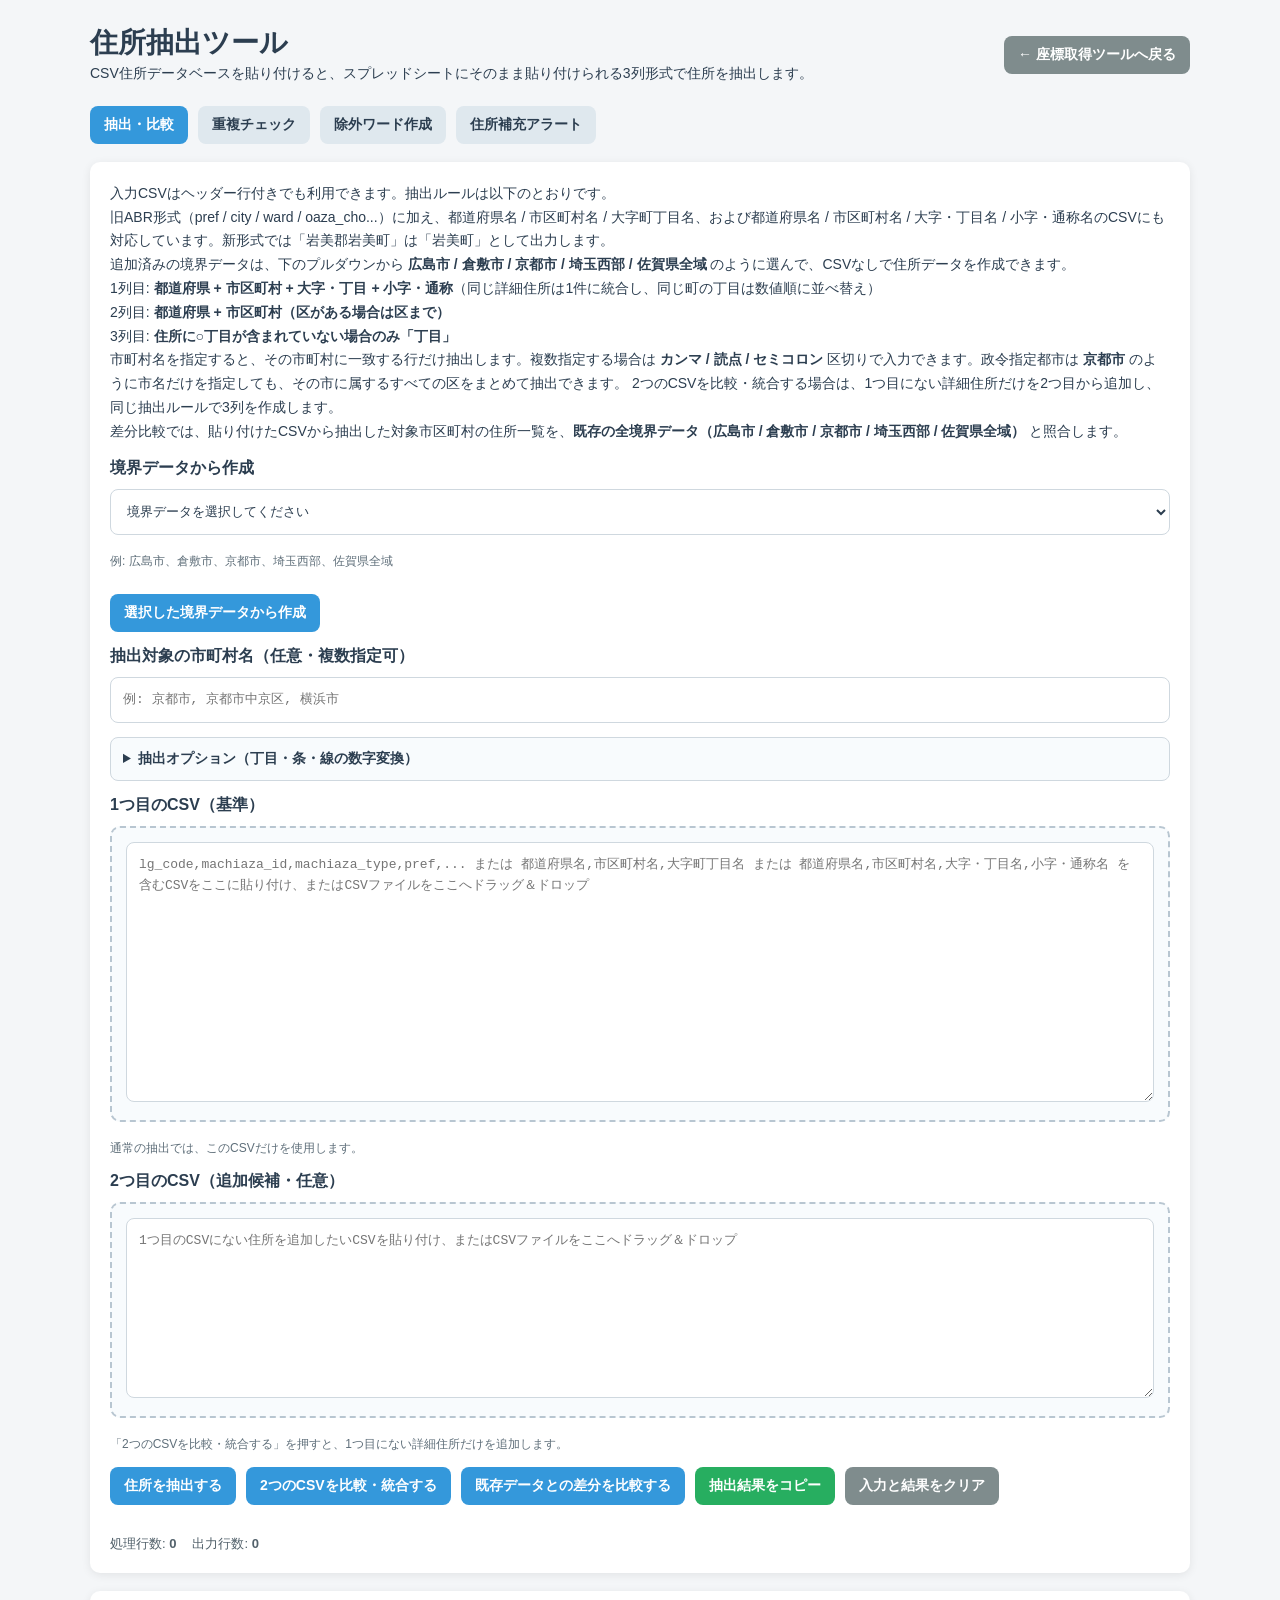
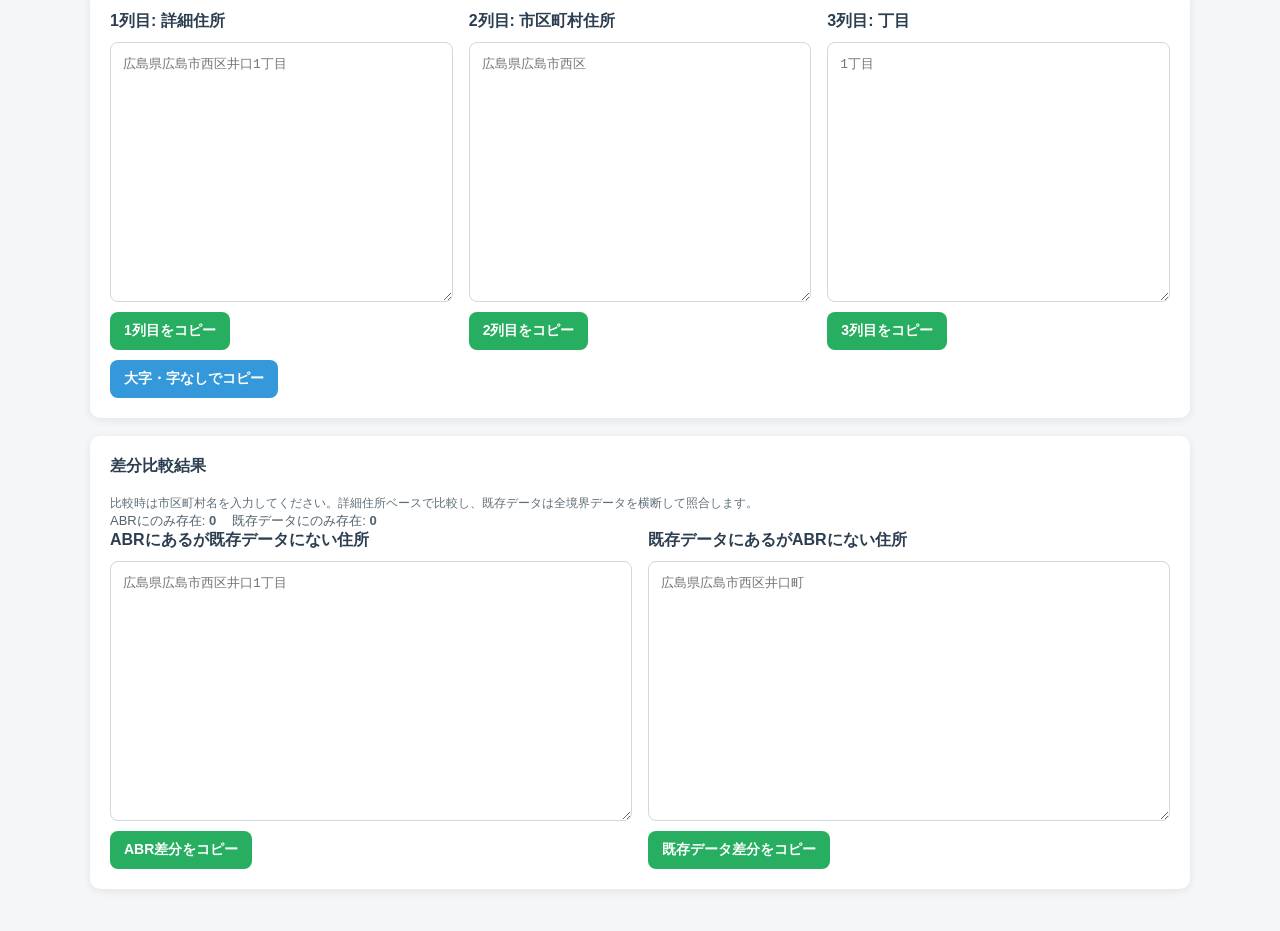
<file: address-tool.html>
<!DOCTYPE html>
<html lang="ja">

<head>
    <meta charset="UTF-8">
    <meta name="viewport" content="width=device-width, initial-scale=1.0">
    <title>住所抽出ツール</title>
    <style>
        body {
            margin: 0;
            font-family: "Helvetica Neue", Arial, "Hiragino Kaku Gothic ProN", "Hiragino Sans", Meiryo, sans-serif;
            background: #f4f6f8;
            color: #2c3e50;
        }

        .page {
            max-width: 1100px;
            margin: 0 auto;
            padding: 24px;
        }

        .header {
            display: flex;
            justify-content: space-between;
            align-items: center;
            gap: 16px;
            margin-bottom: 20px;
            flex-wrap: wrap;
        }

        h1 {
            margin: 0;
            font-size: 28px;
        }

        .card {
            background: #fff;
            border-radius: 10px;
            box-shadow: 0 2px 10px rgba(0, 0, 0, 0.08);
            padding: 20px;
            margin-bottom: 18px;
        }

        .description {
            line-height: 1.7;
            font-size: 14px;
        }

        textarea,
        input[type="text"],
        select {
            width: 100%;
            box-sizing: border-box;
            padding: 12px;
            font-size: 13px;
            line-height: 1.6;
            border: 1px solid #cfd8df;
            border-radius: 8px;
            font-family: ui-monospace, SFMono-Regular, Menlo, Consolas, monospace;
        }

        textarea {
            min-height: 260px;
            resize: vertical;
        }

        #secondary-csv-input {
            min-height: 180px;
        }

        .drop-zone {
            border: 2px dashed #b8c6d1;
            border-radius: 10px;
            padding: 14px;
            background: #f8fbfd;
            transition: border-color 0.2s ease, background 0.2s ease, box-shadow 0.2s ease;
        }

        .drop-zone.is-dragover {
            border-color: #3498db;
            background: #eef7fd;
            box-shadow: inset 0 0 0 1px rgba(52, 152, 219, 0.15);
        }

        select {
            min-height: 46px;
            background: #fff;
            color: #2c3e50;
            font-family: inherit;
        }

        .button-row {
            display: flex;
            flex-wrap: wrap;
            gap: 10px;
            margin-top: 14px;
        }

        .tab-row {
            display: flex;
            gap: 10px;
            margin-bottom: 18px;
            flex-wrap: wrap;
        }

        .tab-button {
            background: #dfe8ee;
            color: #2c3e50;
        }

        .tab-button:hover {
            background: #cfdbe4;
        }

        .tab-button.is-active {
            background: #3498db;
            color: #fff;
        }

        .tool-panel {
            display: none;
        }

        .tool-panel.is-active {
            display: block;
        }

        button,
        .link-button {
            padding: 10px 14px;
            border: none;
            border-radius: 8px;
            background: #3498db;
            color: #fff;
            font-size: 14px;
            font-weight: bold;
            cursor: pointer;
            text-decoration: none;
            display: inline-flex;
            align-items: center;
            justify-content: center;
        }

        button:hover,
        .link-button:hover {
            background: #2980b9;
        }

        .secondary {
            background: #7f8c8d;
        }

        .secondary:hover {
            background: #6c7a7d;
        }

        .success {
            background: #27ae60;
        }

        .success:hover {
            background: #1f8c4d;
        }

        .result-grid {
            display: grid;
            grid-template-columns: repeat(3, minmax(0, 1fr));
            gap: 16px;
        }

        .result-box {
            display: flex;
            flex-direction: column;
            gap: 10px;
        }

        .result-box button {
            align-self: flex-start;
        }

        .result-box h2 {
            margin: 0;
            font-size: 16px;
        }

        .filter-box {
            margin: 14px 0 10px;
        }

        .checkbox-option {
            display: flex;
            align-items: center;
            gap: 8px;
            font-size: 14px;
            cursor: pointer;
        }

        .checkbox-option input {
            margin: 0;
        }

        .checkbox-option + .checkbox-option {
            margin-top: 8px;
        }

        .extraction-options {
            border: 1px solid #cfd8df;
            border-radius: 8px;
            background: #f8fbfd;
        }

        .extraction-options summary {
            padding: 12px;
            font-size: 14px;
            cursor: pointer;
            user-select: none;
        }

        .extraction-options[open] summary {
            border-bottom: 1px solid #dfe7ec;
        }

        .extraction-options-list {
            padding: 12px;
        }

        .sub-note {
            margin-top: 8px;
            font-size: 12px;
            color: #5f6f7a;
        }

        .status {
            min-height: 22px;
            font-size: 13px;
            font-weight: bold;
            margin-top: 8px;
        }

        .status.error {
            color: #c0392b;
        }

        .status.success {
            color: #27ae60;
        }

        .meta {
            font-size: 13px;
            color: #52616b;
            display: flex;
            gap: 16px;
            flex-wrap: wrap;
        }

        .result-grid.two-column {
            grid-template-columns: repeat(2, minmax(0, 1fr));
        }

        @media (max-width: 768px) {
            .result-grid {
                grid-template-columns: 1fr;
            }
        }
    </style>
</head>

<body>
    <div class="page">
        <div class="header">
            <div>
                <h1>住所抽出ツール</h1>
                <div class="description">CSV住所データベースを貼り付けると、スプレッドシートにそのまま貼り付けられる3列形式で住所を抽出します。</div>
            </div>
            <a href="index.html" class="link-button secondary">← 座標取得ツールへ戻る</a>
        </div>

        <div class="tab-row">
            <button id="extract-tab-btn" class="tab-button is-active" type="button">抽出・比較</button>
            <button id="duplicate-tab-btn" class="tab-button" type="button">重複チェック</button>
            <button id="exclusion-tab-btn" class="tab-button" type="button">除外ワード作成</button>
            <button id="address-alert-tab-btn" class="tab-button" type="button">住所補充アラート</button>
        </div>

        <div id="extract-panel" class="tool-panel is-active">
        <section class="card">
            <div class="description">
                入力CSVはヘッダー行付きでも利用できます。抽出ルールは以下のとおりです。<br>
                旧ABR形式（pref / city / ward / oaza_cho...）に加え、都道府県名 / 市区町村名 / 大字町丁目名、および都道府県名 / 市区町村名 / 大字・丁目名 / 小字・通称名のCSVにも対応しています。新形式では「岩美郡岩美町」は「岩美町」として出力します。<br>
                追加済みの境界データは、下のプルダウンから <strong>広島市 / 倉敷市 / 京都市 / 埼玉西部 / 佐賀県全域</strong> のように選んで、CSVなしで住所データを作成できます。<br>
                1列目: <strong>都道府県 + 市区町村 + 大字・丁目 + 小字・通称</strong>（同じ詳細住所は1件に統合し、同じ町の丁目は数値順に並べ替え）<br>
                2列目: <strong>都道府県 + 市区町村（区がある場合は区まで）</strong><br>
                3列目: <strong>住所に○丁目が含まれていない場合のみ「丁目」</strong><br>
                市町村名を指定すると、その市町村に一致する行だけ抽出します。複数指定する場合は <strong>カンマ / 読点 / セミコロン</strong> 区切りで入力できます。政令指定都市は <strong>京都市</strong> のように市名だけを指定しても、その市に属するすべての区をまとめて抽出できます。
                2つのCSVを比較・統合する場合は、1つ目にない詳細住所だけを2つ目から追加し、同じ抽出ルールで3列を作成します。<br>
                差分比較では、貼り付けたCSVから抽出した対象市区町村の住所一覧を、<strong>既存の全境界データ（広島市 / 倉敷市 / 京都市 / 埼玉西部 / 佐賀県全域）</strong> と照合します。
            </div>

            <div class="result-box filter-box">
                <label for="boundary-dataset-select"><strong>境界データから作成</strong></label>
                <select id="boundary-dataset-select">
                    <option value="">境界データを選択してください</option>
                </select>
                <div class="sub-note">例: 広島市、倉敷市、京都市、埼玉西部、佐賀県全域</div>
                <div class="button-row">
                    <button id="build-from-boundary-btn" type="button">選択した境界データから作成</button>
                </div>
            </div>

            <div class="result-box filter-box">
                <label for="municipality-filter"><strong>抽出対象の市町村名（任意・複数指定可）</strong></label>
                <input id="municipality-filter" type="text" placeholder="例: 京都市, 京都市中京区, 横浜市">
            </div>

            <div class="result-box filter-box">
                <details class="extraction-options">
                    <summary><strong>抽出オプション（丁目・条・線の数字変換）</strong></summary>
                    <div class="extraction-options-list">
                        <label class="checkbox-option" for="normalize-kanji-chome">
                            <input id="normalize-kanji-chome" type="checkbox">
                            丁目の漢数字を数字に変換する（例: 一丁目 → 1丁目）
                        </label>
                        <label class="checkbox-option" for="normalize-kanji-jo">
                            <input id="normalize-kanji-jo" type="checkbox">
                            条の漢数字を数字に変換する（例: 北一条西 → 北1条西）
                        </label>
                        <label class="checkbox-option" for="normalize-kanji-sen">
                            <input id="normalize-kanji-sen" type="checkbox">
                            線の漢数字を数字に変換する（例: 西一線北 → 西1線北）
                        </label>
                    </div>
                </details>
            </div>

            <div class="result-box filter-box">
                <label for="csv-input"><strong>1つ目のCSV（基準）</strong></label>
                <div id="csv-drop-zone" class="drop-zone">
                    <textarea id="csv-input" placeholder="lg_code,machiaza_id,machiaza_type,pref,... または 都道府県名,市区町村名,大字町丁目名 または 都道府県名,市区町村名,大字・丁目名,小字・通称名 を含むCSVをここに貼り付け、またはCSVファイルをここへドラッグ＆ドロップ"></textarea>
                </div>
                <div class="sub-note">通常の抽出では、このCSVだけを使用します。</div>
            </div>

            <div class="result-box filter-box">
                <label for="secondary-csv-input"><strong>2つ目のCSV（追加候補・任意）</strong></label>
                <div id="secondary-csv-drop-zone" class="drop-zone">
                    <textarea id="secondary-csv-input" placeholder="1つ目のCSVにない住所を追加したいCSVを貼り付け、またはCSVファイルをここへドラッグ＆ドロップ"></textarea>
                </div>
                <div class="sub-note">「2つのCSVを比較・統合する」を押すと、1つ目にない詳細住所だけを追加します。</div>
            </div>

            <div class="button-row">
                <button id="extract-btn">住所を抽出する</button>
                <button id="merge-csv-btn" type="button">2つのCSVを比較・統合する</button>
                <button id="compare-btn" type="button">既存データとの差分を比較する</button>
                <button id="copy-results-btn" class="success">抽出結果をコピー</button>
                <button id="clear-btn" class="secondary">入力と結果をクリア</button>
            </div>
            <div id="status" class="status"></div>
            <div class="meta">
                <div>処理行数: <strong id="processed-count">0</strong></div>
                <div>出力行数: <strong id="output-count">0</strong></div>
            </div>
        </section>

        <section class="card">
            <div class="result-grid">
                <div class="result-box">
                    <h2>1列目: 詳細住所</h2>
                    <textarea id="column1-output" readonly placeholder="広島県広島市西区井口1丁目"></textarea>
                    <button id="copy-column1-btn" class="success">1列目をコピー</button>
                    <button id="copy-column1-without-oaza-btn" type="button">大字・字なしでコピー</button>
                </div>
                <div class="result-box">
                    <h2>2列目: 市区町村住所</h2>
                    <textarea id="column2-output" readonly placeholder="広島県広島市西区"></textarea>
                    <button id="copy-column2-btn" class="success">2列目をコピー</button>
                </div>
                <div class="result-box">
                    <h2>3列目: 丁目</h2>
                    <textarea id="column3-output" readonly placeholder="1丁目"></textarea>
                    <button id="copy-column3-btn" class="success">3列目をコピー</button>
                </div>
            </div>
        </section>

        <section class="card">
            <div class="result-box">
                <h2>差分比較結果</h2>
                <div class="sub-note">比較時は市区町村名を入力してください。詳細住所ベースで比較し、既存データは全境界データを横断して照合します。</div>
            </div>
            <div class="meta">
                <div>ABRにのみ存在: <strong id="abr-only-count">0</strong></div>
                <div>既存データにのみ存在: <strong id="boundary-only-count">0</strong></div>
            </div>
            <div class="result-grid two-column">
                <div class="result-box">
                    <h2>ABRにあるが既存データにない住所</h2>
                    <textarea id="abr-only-output" readonly placeholder="広島県広島市西区井口1丁目"></textarea>
                    <button id="copy-abr-only-btn" class="success">ABR差分をコピー</button>
                </div>
                <div class="result-box">
                    <h2>既存データにあるがABRにない住所</h2>
                    <textarea id="boundary-only-output" readonly placeholder="広島県広島市西区井口町"></textarea>
                    <button id="copy-boundary-only-btn" class="success">既存データ差分をコピー</button>
                </div>
            </div>
        </section>
        </div>

        <div id="duplicate-panel" class="tool-panel">
            <section class="card">
                <div class="description">
                    住所一覧を貼り付けると、同一の住所が何件重複しているかを集計します。<br>
                    改行区切りで判定し、前後の空白は無視します。
                </div>
                <textarea id="duplicate-input" placeholder="住所一覧を1行ずつ貼り付け"></textarea>
                <div class="button-row">
                    <button id="check-duplicates-btn" type="button">重複をチェックする</button>
                    <button id="copy-duplicate-results-btn" class="success" type="button">重複一覧をコピー</button>
                    <button id="clear-duplicate-btn" class="secondary" type="button">重複チェックをクリア</button>
                </div>
                <div id="duplicate-status" class="status"></div>
                <div class="meta">
                    <div>入力行数: <strong id="duplicate-total-count">0</strong></div>
                    <div>重複住所数: <strong id="duplicate-address-count">0</strong></div>
                    <div>重複行数: <strong id="duplicate-extra-count">0</strong></div>
                </div>
            </section>

            <section class="card">
                <div class="result-box">
                    <h2>重複一覧</h2>
                    <textarea id="duplicate-output" readonly placeholder="東京都千代田区丸の内1丁目\t3件"></textarea>
                </div>
            </section>
        </div>

        <div id="exclusion-panel" class="tool-panel">
            <section class="card">
                <div class="description">
                    詳細住所の列を1行ずつ貼り付けると、同じ行数の除外ワード列を作成します。<br>
                    その住所から始まる、より長い住所が入力一覧にある場合だけ、後ろの部分をカンマ区切りで設定します。「1丁目」「２丁目」「三丁目」などは「丁目」にまとめ、丁目の前に町名の続きがある場合はその部分を使います（例: 「羽曳野市野」に対して「羽曳野市野々上1丁目」がある場合は「々上」）。「丁目」は該当する住所がある場合だけ追加します。
                </div>
                <textarea id="exclusion-input" placeholder="愛知県刈谷市井ケ谷町&#10;愛知県刈谷市井ケ谷町井田&#10;愛知県刈谷市井ケ谷町一本木"></textarea>
                <div class="button-row">
                    <button id="create-exclusion-btn" type="button">除外ワードを作成する</button>
                    <button id="copy-exclusion-results-btn" class="success" type="button">除外ワード列をコピー</button>
                    <button id="clear-exclusion-btn" class="secondary" type="button">入力と結果をクリア</button>
                </div>
                <div id="exclusion-status" class="status"></div>
                <div class="meta">
                    <div>入力行数: <strong id="exclusion-total-count">0</strong></div>
                    <div>除外ワードあり: <strong id="exclusion-word-count">0</strong></div>
                </div>
            </section>

            <section class="card">
                <div class="result-box">
                    <h2>除外ワード列</h2>
                    <textarea id="exclusion-output" readonly placeholder="井田,一本木"></textarea>
                    <div class="sub-note">入力と同じ並び・行数で出力します。そのままスプレッドシートの列へ貼り付けられます。</div>
                </div>
            </section>
        </div>

        <div id="address-alert-panel" class="tool-panel">
            <section class="card">
                <div class="description">
                    詳細住所を1行ずつ貼り付けると、市区町村名より後ろの住所を使って「○○」以降の住所を補充してください、というアラート文を作成します。<br>
                    都道府県名・郡名・市区町村名を取り除きます。政令指定都市は区名まで取り除きます。<br>
                    例: 青森県つがる市稲垣町下繁田 → 「稲垣町下繁田」以降の住所を補充してください
                </div>
                <div class="result-box filter-box">
                    <label for="address-alert-input"><strong>詳細住所の列</strong></label>
                    <textarea id="address-alert-input" placeholder="青森県つがる市稲垣町下繁田&#10;東京都千代田区丸の内1丁目"></textarea>
                </div>
                <div class="button-row">
                    <button id="create-address-alert-btn" type="button">アラート文を作成する</button>
                    <button id="copy-address-alert-results-btn" class="success" type="button">アラート文の列をコピー</button>
                    <button id="clear-address-alert-btn" class="secondary" type="button">入力と結果をクリア</button>
                </div>
                <div id="address-alert-status" class="status" role="status" aria-live="polite"></div>
                <div class="meta">
                    <div>入力行数: <strong id="address-alert-total-count">0</strong></div>
                    <div>アラート文あり: <strong id="address-alert-output-count">0</strong></div>
                </div>
            </section>

            <section class="card">
                <div class="result-box">
                    <h2><label for="address-alert-output">アラート文の列</label></h2>
                    <textarea id="address-alert-output" readonly placeholder="「稲垣町下繁田」以降の住所を補充してください"></textarea>
                    <div class="sub-note">空行も含め、入力と同じ並び・行数で出力します。市区町村名やその後の住所を判別できない行は空欄にし、上に行番号を表示します。</div>
                </div>
            </section>
        </div>
    </div>

    <script src="js/town-boundary-datasets.js"></script>
    <script src="address-tool.js"></script>
</body>

</html>
</file>
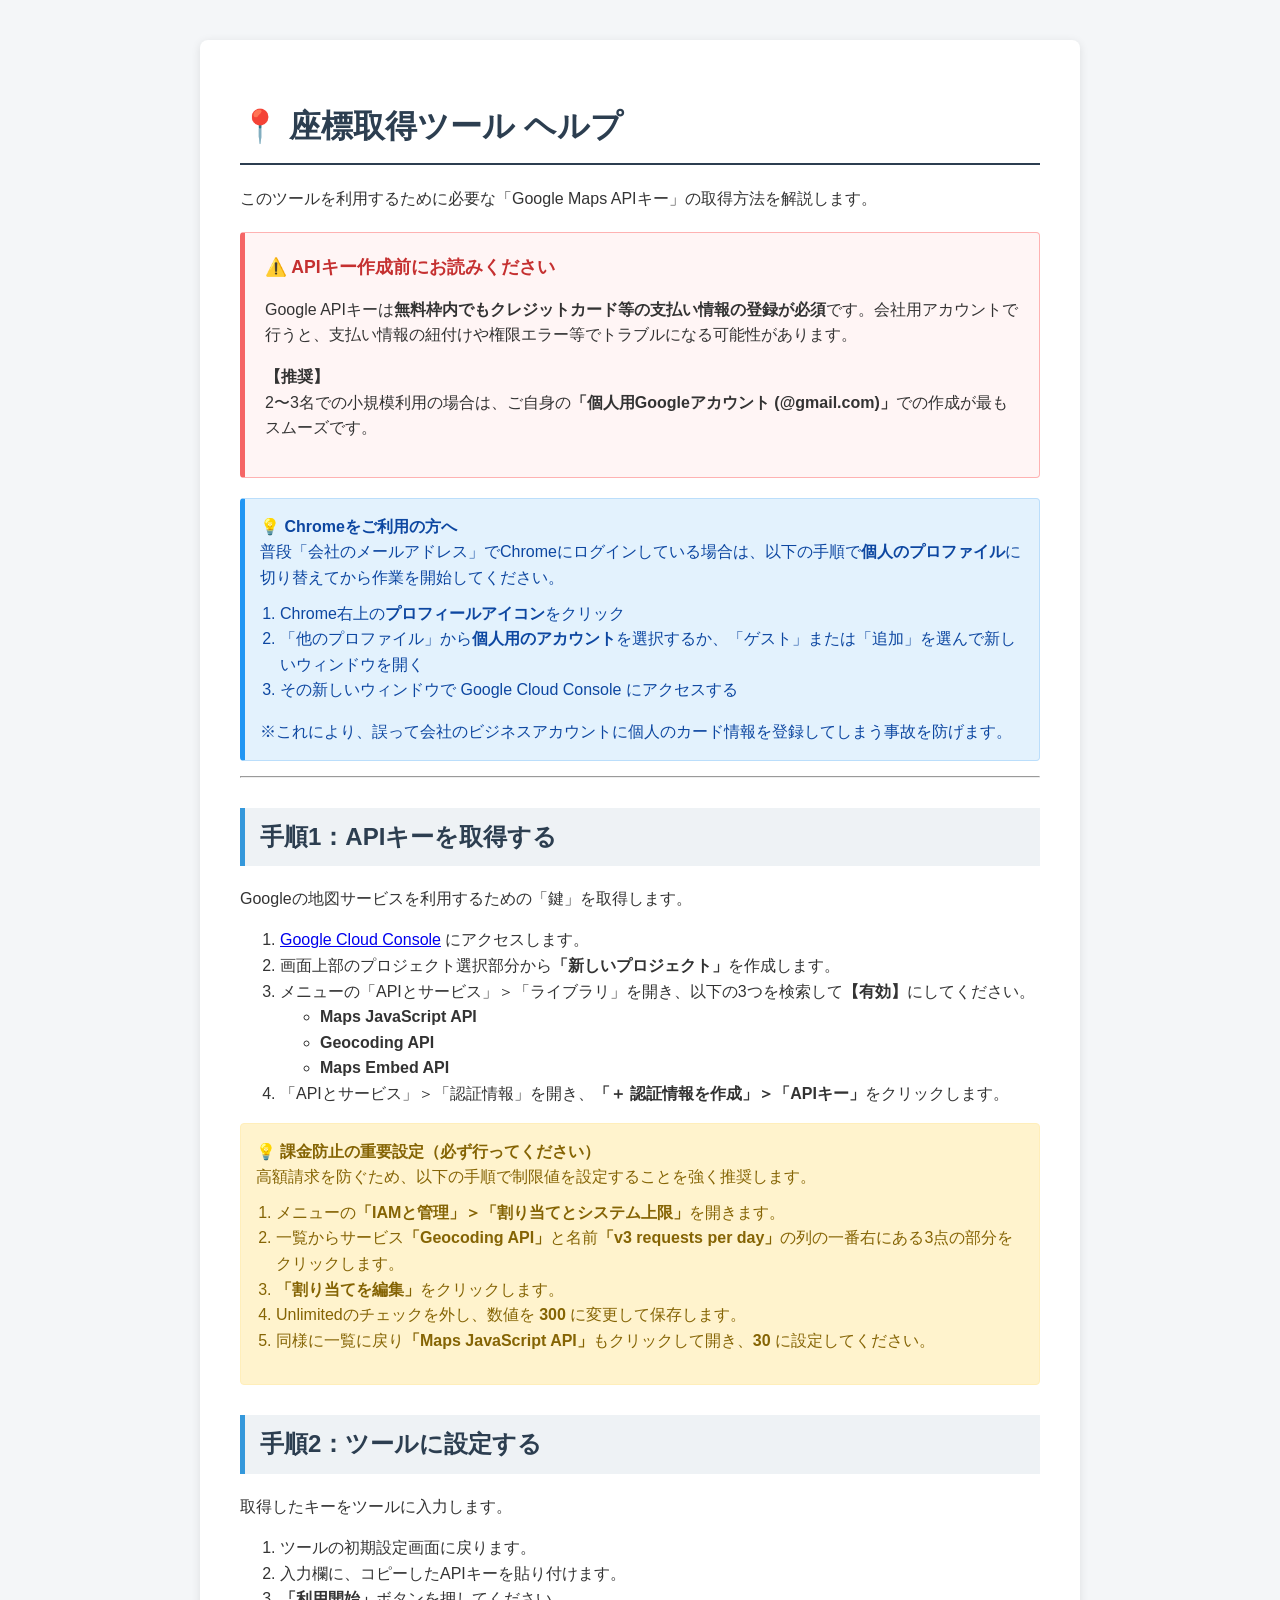
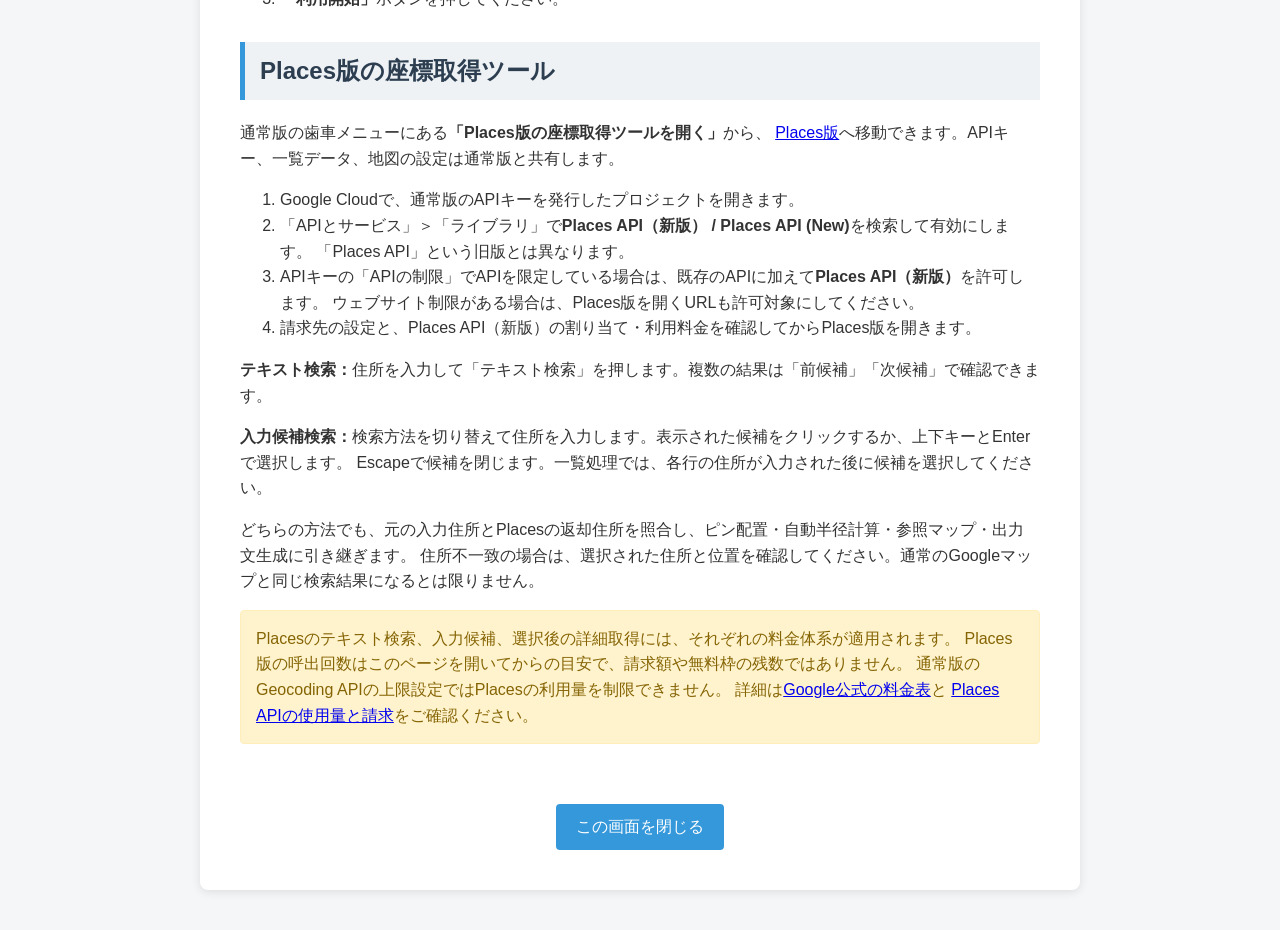
<file: help.html>
<!DOCTYPE html>
<html lang="ja">

<head>
    <meta charset="UTF-8">
    <meta name="viewport" content="width=device-width, initial-scale=1.0">
    <title>設定方法・ヘルプ - 座標取得ツール</title>
    <style>
        body {
            font-family: "Helvetica Neue", Arial, "Hiragino Kaku Gothic ProN", "Hiragino Sans", Meiryo, sans-serif;
            line-height: 1.6;
            color: #333;
            margin: 0;
            padding: 0;
            background: #f4f6f8;
        }

        .container {
            max-width: 800px;
            margin: 40px auto;
            background: #fff;
            padding: 40px;
            border-radius: 8px;
            box-shadow: 0 2px 10px rgba(0, 0, 0, 0.1);
        }

        h1 {
            border-bottom: 2px solid #2c3e50;
            padding-bottom: 10px;
            color: #2c3e50;
        }

        h2 {
            background: #eef2f5;
            padding: 10px 15px;
            border-left: 5px solid #3498db;
            margin-top: 30px;
            color: #2c3e50;
        }

        /* 警告・注意書き */
        .alert-box {
            background: #fff5f5;
            border: 1px solid #feb2b2;
            border-left: 5px solid #f56565;
            padding: 20px;
            border-radius: 4px;
            margin: 20px 0;
        }

        .alert-title {
            font-weight: bold;
            color: #c53030;
            display: block;
            margin-bottom: 10px;
            font-size: 1.1em;
        }

        .profile-note {
            background: #e3f2fd;
            border: 1px solid #bbdefb;
            border-left: 5px solid #2196f3;
            padding: 15px;
            border-radius: 4px;
            margin: 15px 0;
            color: #0d47a1;
        }

        .note {
            background: #fff3cd;
            color: #856404;
            padding: 15px;
            border-radius: 4px;
            margin: 15px 0;
            border: 1px solid #ffeeba;
        }

        .btn {
            display: inline-block;
            background: #3498db;
            color: #fff;
            padding: 10px 20px;
            text-decoration: none;
            border-radius: 4px;
            margin-top: 20px;
        }

        .btn:hover {
            background: #2980b9;
        }

        .back-link {
            display: block;
            margin-top: 40px;
            text-align: center;
        }

        table {
            width: 100%;
            border-collapse: collapse;
            margin: 15px 0;
            font-size: 0.9em;
        }

        table th,
        table td {
            border: 1px solid #dee2e6;
            padding: 10px;
            text-align: left;
        }

        table th {
            background: #f8f9fa;
        }
    </style>
</head>

<body>

    <div class="container">
        <h1>📍 座標取得ツール ヘルプ</h1>
        <p>このツールを利用するために必要な「Google Maps APIキー」の取得方法を解説します。</p>

        <div class="alert-box">
            <span class="alert-title">⚠️ APIキー作成前にお読みください</span>
            <p>Google
                APIキーは<strong>無料枠内でもクレジットカード等の支払い情報の登録が必須</strong>です。会社用アカウントで行うと、支払い情報の紐付けや権限エラー等でトラブルになる可能性があります。</p>

            <p><strong>【推奨】</strong><br>
                2〜3名での小規模利用の場合は、ご自身の<strong>「個人用Googleアカウント (@gmail.com)」</strong>での作成が最もスムーズです。</p>
        </div>

        <div class="profile-note">
            <strong>💡 Chromeをご利用の方へ</strong><br>
            普段「会社のメールアドレス」でChromeにログインしている場合は、以下の手順で<strong>個人のプロファイル</strong>に切り替えてから作業を開始してください。
            <ol style="margin-top: 10px; padding-left: 20px;">
                <li>Chrome右上の<strong>プロフィールアイコン</strong>をクリック</li>
                <li>「他のプロファイル」から<strong>個人用のアカウント</strong>を選択するか、「ゲスト」または「追加」を選んで新しいウィンドウを開く</li>
                <li>その新しいウィンドウで Google Cloud Console にアクセスする</li>
            </ol>
            ※これにより、誤って会社のビジネスアカウントに個人のカード情報を登録してしまう事故を防げます。
        </div>

        <hr>

        <h2>手順1：APIキーを取得する</h2>
        <p>Googleの地図サービスを利用するための「鍵」を取得します。</p>
        <ol>
            <li><a href="https://console.cloud.google.com/" target="_blank">Google Cloud Console</a> にアクセスします。</li>
            <li>画面上部のプロジェクト選択部分から<strong>「新しいプロジェクト」</strong>を作成します。</li>
            <li>メニューの「APIとサービス」＞「ライブラリ」を開き、以下の3つを検索して<strong>【有効】</strong>にしてください。
                <ul>
                    <li><strong>Maps JavaScript API</strong></li>
                    <li><strong>Geocoding API</strong></li>
                    <li><strong>Maps Embed API</strong></li>
                </ul>
            </li>
            <li>「APIとサービス」＞「認証情報」を開き、<strong>「＋ 認証情報を作成」＞「APIキー」</strong>をクリックします。</li>
        </ol>

        <div class="note">
            <strong>💡 課金防止の重要設定（必ず行ってください）</strong><br>
            高額請求を防ぐため、以下の手順で制限値を設定することを強く推奨します。<br>
            <ol style="margin-top: 10px; padding-left: 20px;">
                <li>メニューの<strong>「IAMと管理」＞「割り当てとシステム上限」</strong>を開きます。</li>
                <li>一覧からサービス<strong>「Geocoding API」</strong>と名前<strong>「v3 requests per
                        day」</strong>の列の一番右にある3点の部分をクリックします。</li>
                <li><strong>「割り当てを編集」</strong>をクリックします。</li>
                <li>Unlimitedのチェックを外し、数値を <strong>300</strong> に変更して保存します。</li>
                <li>同様に一覧に戻り<strong>「Maps JavaScript API」</strong>もクリックして開き、<strong>30</strong> に設定してください。</li>
            </ol>
        </div>

        <h2>手順2：ツールに設定する</h2>
        <p>取得したキーをツールに入力します。</p>
        <ol>
            <li>ツールの初期設定画面に戻ります。</li>
            <li>入力欄に、コピーしたAPIキーを貼り付けます。</li>
            <li><strong>「利用開始」</strong>ボタンを押してください。</li>
        </ol>

        <h2 id="places-search">Places版の座標取得ツール</h2>
        <p>通常版の歯車メニューにある<strong>「Places版の座標取得ツールを開く」</strong>から、
            <a href="places-tool.html">Places版</a>へ移動できます。APIキー、一覧データ、地図の設定は通常版と共有します。</p>
        <ol>
            <li>Google Cloudで、通常版のAPIキーを発行したプロジェクトを開きます。</li>
            <li>「APIとサービス」＞「ライブラリ」で<strong>Places API（新版） / Places API (New)</strong>を検索して有効にします。
                「Places API」という旧版とは異なります。</li>
            <li>APIキーの「APIの制限」でAPIを限定している場合は、既存のAPIに加えて<strong>Places API（新版）</strong>を許可します。
                ウェブサイト制限がある場合は、Places版を開くURLも許可対象にしてください。</li>
            <li>請求先の設定と、Places API（新版）の割り当て・利用料金を確認してからPlaces版を開きます。</li>
        </ol>
        <p><strong>テキスト検索：</strong>住所を入力して「テキスト検索」を押します。複数の結果は「前候補」「次候補」で確認できます。</p>
        <p><strong>入力候補検索：</strong>検索方法を切り替えて住所を入力します。表示された候補をクリックするか、上下キーとEnterで選択します。
            Escapeで候補を閉じます。一覧処理では、各行の住所が入力された後に候補を選択してください。</p>
        <p>どちらの方法でも、元の入力住所とPlacesの返却住所を照合し、ピン配置・自動半径計算・参照マップ・出力文生成に引き継ぎます。
            住所不一致の場合は、選択された住所と位置を確認してください。通常のGoogleマップと同じ検索結果になるとは限りません。</p>
        <div class="note">
            Placesのテキスト検索、入力候補、選択後の詳細取得には、それぞれの料金体系が適用されます。
            Places版の呼出回数はこのページを開いてからの目安で、請求額や無料枠の残数ではありません。
            通常版のGeocoding APIの上限設定ではPlacesの利用量を制限できません。
            詳細は<a href="https://developers.google.com/maps/billing-and-pricing/pricing?hl=ja" target="_blank" rel="noreferrer">Google公式の料金表</a>と
            <a href="https://developers.google.com/maps/documentation/places/web-service/usage-and-billing?hl=ja" target="_blank" rel="noreferrer">Places APIの使用量と請求</a>をご確認ください。
        </div>

        <div class="back-link">
            <a href="javascript:window.close();" class="btn">この画面を閉じる</a>
        </div>
    </div>

</body>

</html>
</file>
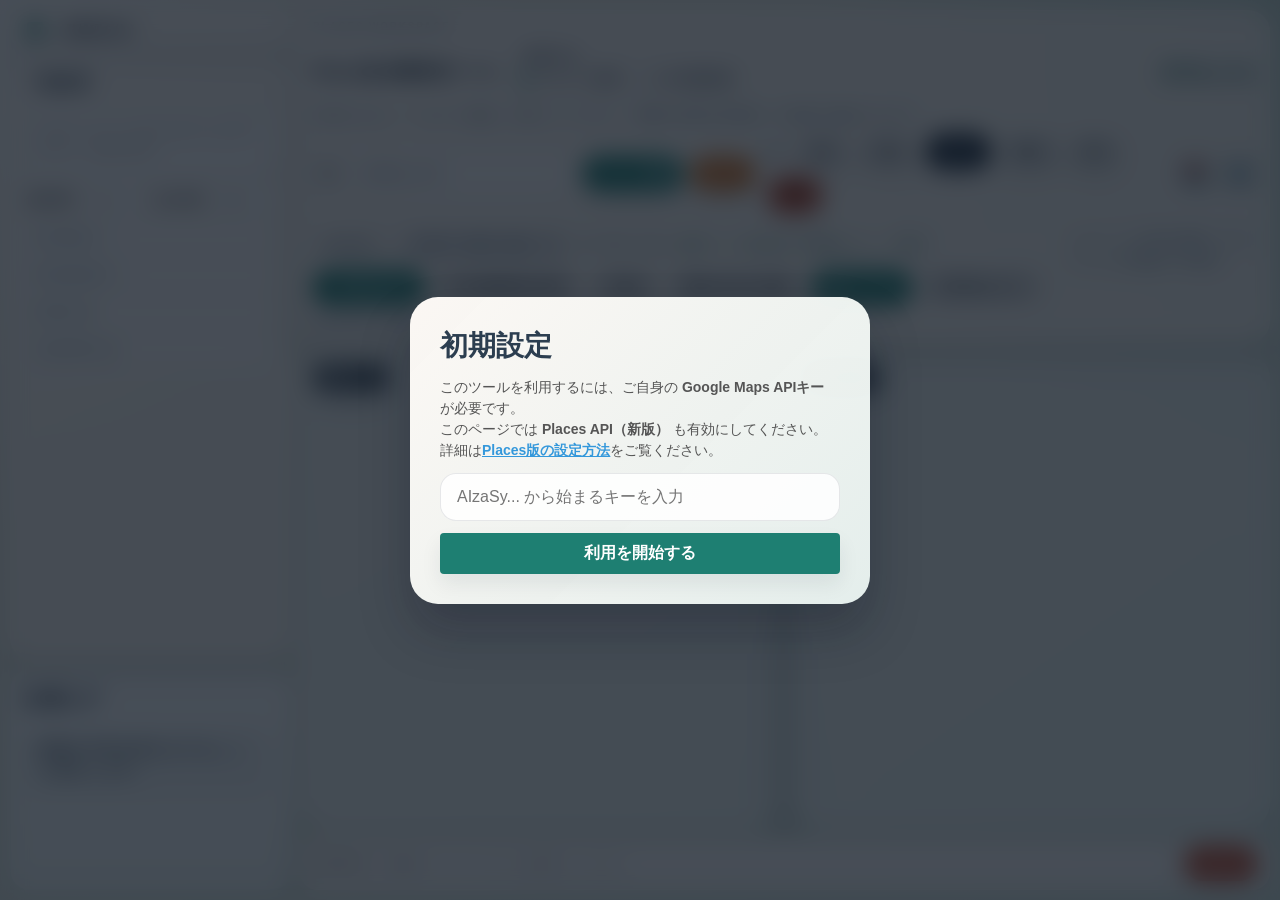
<file: places-tool.html>
<!DOCTYPE html>
<html lang="ja">

<head>
    <meta charset="UTF-8">
    <meta name="viewport" content="width=device-width, initial-scale=1.0">
    <link rel="preconnect" href="https://www.google.com">
    <link rel="preconnect" href="https://maps.googleapis.com">
    <link rel="preconnect" href="https://maps.gstatic.com" crossorigin>
    <title>Places版 - 座標取得ツール</title>
    <style>
        /* --- 基本レイアウト --- */
        body {
            margin: 0;
            padding: 0;
            font-family: sans-serif;
            height: 100vh;
            display: flex;
            flex-direction: column;
        }

        /* 操作バー (2段構成に変更) */
        #controls {
            padding: 10px 15px;
            background: #2c3e50;
            color: white;
            display: flex;
            flex-direction: column;
            /* 縦並びにする */
            gap: 8px;
            /* 上段と下段の間隔 */
            height: auto;
            /* 高さを自動調整 */
            box-sizing: border-box;
            position: relative;
            z-index: 100;
        }

        /* 上段: 入力とボタン */
        .control-row-top {
            display: flex;
            align-items: center;
            gap: 10px;
            flex-wrap: wrap;
            /* 狭すぎたら折り返す */
        }

        /* 下段: 情報表示 */
        .control-row-bottom {
            display: flex;
            align-items: center;
            justify-content: space-between;
            /* 両端揃え */
            font-size: 12px;
            color: #ddd;
            padding-top: 5px;
            border-top: 1px solid #34495e;
            /* 区切り線 */
        }

        .input-group {
            display: flex;
            gap: 5px;
            align-items: center;
        }

        input[type="text"] {
            padding: 6px;
            font-size: 14px;
            border-radius: 4px;
            border: none;
        }

        #address-input {
            width: 200px;
            /* 少しコンパクトに */
        }

        button {
            padding: 6px 10px;
            cursor: pointer;
            background: #3498db;
            color: white;
            border: none;
            border-radius: 4px;
            font-size: 13px;
            font-weight: bold;
            white-space: nowrap;
            transition: background 0.2s;
        }

        button:hover {
            background: #2980b9;
        }

        /* 半径ボタン */
        .radius-group {
            display: flex;
            gap: 3px;
            align-items: center;
        }

        button.radius-btn {
            background: #7f8c8d;
            font-size: 11px;
            padding: 6px 8px;
        }

        button.radius-btn.active {
            background: #27ae60;
            border: 1px solid #fff;
        }

        #impossible-btn {
            background: #c0392b;
            margin-left: 5px;
        }

        #impossible-btn.active {
            background: #e74c3c;
            border: 2px solid #fff;
        }

        /* 設定メニュー */
        .toolbar-menu-group {
            margin-left: auto;
            display: flex;
            align-items: center;
            gap: 8px;
            position: relative;
        }

        .toolbar-menu {
            position: relative;
        }

        #settings-btn,
        #docs-btn {
            background: transparent;
            font-size: 20px;
            padding: 0 5px;
            color: #ecf0f1;
        }

        #docs-menu {
            right: 44px;
        }

        .dropdown-menu {
            display: none;
            position: absolute;
            top: 35px;
            right: 0;
            background-color: white;
            min-width: 220px;
            box-shadow: 0 8px 16px rgba(0, 0, 0, 0.2);
            border-radius: 4px;
            z-index: 1000;
            overflow: hidden;
        }

        .dropdown-menu.show {
            display: block;
        }

        .menu-item {
            padding: 10px 15px;
            display: block;
            color: #333;
            font-size: 13px;
            cursor: pointer;
            border-bottom: 1px solid #eee;
        }

        .menu-item:hover {
            background-color: #f1f1f1;
        }

        /* メインエリア */
        #main-container {
            display: flex;
            flex: 1;
            overflow: hidden;
            position: relative;
        }

        .layout-horizontal {
            flex-direction: row;
        }

        .layout-horizontal>div {
            width: 50%;
            height: 100%;
        }

        .layout-horizontal #work-area {
            border-right: 2px solid #2c3e50;
        }

        .layout-vertical {
            flex-direction: column;
        }

        .layout-vertical>div {
            width: 100%;
            height: 50%;
        }

        #main-container.reference-only-mode #work-area {
            position: absolute;
            left: -10000px;
            top: 0;
            width: 640px;
            height: 480px;
            opacity: 0;
            pointer-events: none;
        }

        #main-container.reference-only-mode #ref-area {
            width: 100%;
            height: 100%;
            flex: 1 1 auto;
        }

        #work-area,
        #ref-area {
            position: relative;
        }

        #map,
        #ref-map {
            width: 100%;
            height: 100%;
        }

        #ref-map {
            position: absolute;
            inset: 0;
            z-index: 2;
            opacity: 0;
            transition: opacity 80ms ease;
            will-change: opacity;
        }

        #ref-frame {
            position: absolute;
            inset: 0;
            width: 100%;
            height: 100%;
            border: none;
            z-index: 1;
            opacity: 1;
            transition: opacity 80ms ease;
            will-change: opacity;
        }

        #ref-area.is-map-moving #ref-map {
            opacity: 1;
        }

        #ref-area.is-map-moving #ref-frame {
            opacity: 0;
        }

        .area-label {
            position: absolute;
            top: 10px;
            left: 10px;
            background: rgba(255, 255, 255, 0.95);
            padding: 4px 8px;
            z-index: 10;
            font-weight: bold;
            border-radius: 4px;
            box-shadow: 0 2px 5px rgba(0, 0, 0, 0.2);
            pointer-events: none;
            font-size: 12px;
            color: #333;
        }

        /* 結果エリア */
        #result-area {
            height: 50px;
            background: #f8f9fa;
            border-top: 1px solid #ddd;
            display: flex;
            gap: 10px;
            align-items: center;
            justify-content: center;
            padding: 0 20px;
            box-sizing: border-box;
        }

        #output-text {
            font-family: monospace;
            font-size: 14px;
            padding: 6px;
            border: 1px solid #ccc;
            background: #fff;
            width: 100%;
            flex: 1;
        }

        #copy-btn {
            background: #e74c3c;
            width: 80px;
        }

        /* --- APIキー入力モーダル --- */
        #api-key-modal {
            position: fixed;
            top: 0;
            left: 0;
            width: 100%;
            height: 100%;
            background: rgba(0, 0, 0, 0.9);
            z-index: 9999;
            display: flex;
            justify-content: center;
            align-items: center;
        }

        .modal-content {
            background: white;
            padding: 40px;
            border-radius: 8px;
            width: 450px;
            text-align: center;
            box-shadow: 0 5px 15px rgba(0, 0, 0, 0.3);
        }

        .modal-content h2 {
            margin-top: 0;
            color: #2c3e50;
        }

        #api-key-input {
            width: 100%;
            padding: 10px;
            margin-bottom: 20px;
            box-sizing: border-box;
            font-size: 16px;
            border: 2px solid #ddd;
            border-radius: 4px;
        }

        #save-key-btn {
            width: 100%;
            background: #27ae60;
            color: white;
            padding: 10px;
            font-size: 16px;
            border: none;
            cursor: pointer;
            font-weight: bold;
            border-radius: 4px;
        }

        #list-panel {
            background: #eef3f7;
            border-top: 1px solid #cfd8df;
            border-bottom: 1px solid #cfd8df;
            padding: 10px 15px;
            display: flex;
            flex-direction: column;
            gap: 8px;
        }

        #list-panel h3 {
            margin: 0;
            font-size: 14px;
            color: #2c3e50;
        }

        .list-row {
            display: flex;
            gap: 8px;
            align-items: center;
            flex-wrap: wrap;
        }

        #list-tsv-input {
            width: 100%;
            box-sizing: border-box;
            min-height: 90px;
            resize: vertical;
            padding: 8px;
            border: 1px solid #bdc3c7;
            border-radius: 4px;
            font-size: 13px;
            font-family: monospace;
        }

        .list-column-input {
            width: 70px;
            padding: 6px;
            border: 1px solid #bdc3c7;
            border-radius: 4px;
        }

        .list-status {
            font-size: 12px;
            color: #34495e;
            display: flex;
            gap: 12px;
            flex-wrap: wrap;
        }

        #list-message {
            font-size: 12px;
            color: #2c3e50;
            min-height: 16px;
        }

        #list-message.error {
            color: #c0392b;
        }

        #list-message.success {
            color: #27ae60;
        }

        #list-mode-toggle-row {
            margin: 12px 0 6px;
            display: flex;
            align-items: center;
            gap: 8px;
            font-size: 13px;
            color: #2c3e50;
        }

        #list-panel.hidden {
            display: none;
        }

        :root {
            --bg-1: #f4efe6;
            --bg-2: #d7e7e1;
            --ink: #132234;
            --muted: #60778c;
            --panel: rgba(255, 251, 247, 0.82);
            --panel-strong: rgba(255, 251, 247, 0.92);
            --line: rgba(19, 34, 52, 0.1);
            --shadow-lg: 0 24px 50px rgba(19, 34, 52, 0.14);
            --shadow-md: 0 12px 30px rgba(19, 34, 52, 0.1);
            --accent: #1e7f72;
            --accent-strong: #165d54;
            --warm: #d57a32;
            --warm-strong: #b3601f;
            --danger: #c65437;
            --danger-strong: #9e4028;
        }

        * {
            box-sizing: border-box;
        }

        body {
            padding: 10px;
            gap: 8px;
            box-sizing: border-box;
            font-family: "Avenir Next", "Yu Gothic UI", "Hiragino Sans", Meiryo, sans-serif;
            color: var(--ink);
            background:
                radial-gradient(circle at top left, rgba(255, 255, 255, 0.84), transparent 34%),
                radial-gradient(circle at top right, rgba(30, 127, 114, 0.14), transparent 30%),
                linear-gradient(145deg, var(--bg-1), var(--bg-2));
            overflow: hidden;
        }

        #list-mode-toggle-row,
        #list-panel,
        #controls,
        #work-area,
        #ref-area,
        #result-area {
            border: 1px solid rgba(255, 255, 255, 0.5);
            box-shadow: var(--shadow-md);
            backdrop-filter: blur(14px);
        }

        #list-mode-toggle-row,
        #list-panel,
        #controls,
        #result-area {
            background: var(--panel);
        }

        #list-mode-toggle-row {
            margin: 0;
            padding: 8px 12px;
            border-radius: 18px;
            color: var(--ink);
        }

        #list-mode-toggle-row label {
            display: inline-flex;
            align-items: center;
            gap: 8px;
            font-size: 12px;
            font-weight: 700;
        }

        #list-mode-toggle {
            accent-color: var(--accent);
            width: 16px;
            height: 16px;
        }

        #list-panel {
            border-radius: 22px;
            padding: 12px 14px;
            gap: 8px;
        }

        #list-panel h3 {
            font-size: 16px;
            letter-spacing: 0.01em;
        }

        #list-tsv-input,
        #output-text,
        #address-input,
        #api-key-input,
        .list-column-input {
            border: 1px solid var(--line);
            border-radius: 16px;
            background: rgba(255, 255, 255, 0.88);
            color: var(--ink);
        }

        #list-tsv-input {
            min-height: 68px;
            max-height: 96px;
            padding: 10px 12px;
            font-family: Consolas, Menlo, monospace;
            line-height: 1.45;
        }

        .list-row {
            gap: 8px;
        }

        .list-row label,
        .list-status>div {
            display: inline-flex;
            align-items: center;
            gap: 8px;
            padding: 6px 10px;
            border-radius: 999px;
            background: rgba(255, 255, 255, 0.7);
            border: 1px solid rgba(19, 34, 52, 0.08);
            color: var(--muted);
            font-size: 12px;
        }

        .list-status>div strong {
            color: var(--ink);
        }

        .list-column-input {
            width: 64px;
            padding: 6px 8px;
            text-align: center;
        }

        #list-message {
            min-height: 14px;
            font-size: 11px;
            font-weight: 700;
            color: var(--muted);
        }

        button {
            padding: 9px 14px;
            border-radius: 999px;
            font-size: 12px;
            font-weight: 700;
            box-shadow: 0 10px 20px rgba(19, 34, 52, 0.08);
        }

        #load-list-btn,
        #search-btn,
        #apply-next-btn,
        #save-key-btn {
            background: var(--accent);
        }

        #load-list-btn:hover,
        #search-btn:hover,
        #apply-next-btn:hover,
        #save-key-btn:hover {
            background: var(--accent-strong);
        }

        #header-copy-btn {
            background: var(--warm) !important;
            margin-left: 0 !important;
        }

        #header-copy-btn:hover {
            background: var(--warm-strong) !important;
        }

        #copy-btn,
        #impossible-btn {
            background: var(--danger);
        }

        #copy-btn:hover,
        #impossible-btn:hover {
            background: var(--danger-strong);
        }

        #controls {
            padding: 10px 12px;
            border-radius: 22px;
            color: var(--ink);
            position: relative;
            overflow: visible;
            z-index: 30;
        }

        #controls::before {
            content: "Map Workspace";
            display: block;
            margin-bottom: 8px;
            font-size: 10px;
            font-weight: 800;
            letter-spacing: 0.18em;
            text-transform: uppercase;
            color: var(--muted);
        }

        .control-row-top,
        .control-row-bottom {
            gap: 8px;
        }

        .control-row-bottom {
            padding-top: 8px;
            border-top: 1px solid rgba(19, 34, 52, 0.1);
            color: var(--muted);
        }

        .input-group {
            flex: 0 1 auto;
            gap: 8px;
            min-width: 0;
        }

        #address-input {
            width: 220px;
            flex: 0 0 220px;
            min-width: 0;
            padding: 9px 11px;
            font-size: 13px;
            border: 1px solid var(--line);
        }

        .radius-group {
            gap: 8px;
            flex-wrap: wrap;
            flex: 1 1 0;
        }

        .radius-group::before {
            content: "半径";
            margin-right: 2px;
            font-size: 10px;
            font-weight: 800;
            letter-spacing: 0.14em;
            text-transform: uppercase;
            color: var(--muted);
        }

        button.radius-btn {
            background: rgba(19, 34, 52, 0.08);
            color: var(--ink);
            font-size: 13px;
            padding: 9px 14px;
        }

        button.radius-btn.active {
            background: var(--ink);
            border: 1px solid rgba(19, 34, 52, 0.4);
            color: #fff;
        }

        #impossible-btn.active {
            border: 2px solid rgba(255, 255, 255, 0.85);
        }

        .toolbar-menu-group {
            margin-left: auto;
            z-index: 40;
        }

        .toolbar-menu {
            z-index: 40;
        }

        #settings-btn,
        #docs-btn {
            width: 36px;
            height: 36px;
            padding: 0;
            border-radius: 12px;
            background: rgba(19, 34, 52, 0.08);
            color: var(--ink);
            box-shadow: none;
        }

        .dropdown-menu {
            top: calc(100% + 10px);
            border-radius: 18px;
            min-width: 250px;
            padding: 8px;
            background: var(--panel-strong);
            border: 1px solid rgba(255, 255, 255, 0.65);
            box-shadow: var(--shadow-lg);
            z-index: 1000;
        }

        .menu-item {
            padding: 11px 12px;
            border-radius: 12px;
            border-bottom: none;
        }

        .menu-item:hover {
            background: rgba(30, 127, 114, 0.1);
        }

        .menu-section {
            margin: 4px 0;
            padding: 12px;
            border-radius: 14px;
            background: rgba(30, 127, 114, 0.06);
            border: 1px solid rgba(30, 127, 114, 0.12);
        }

        .menu-section-title {
            display: flex;
            align-items: center;
            justify-content: space-between;
            gap: 10px;
            margin-bottom: 8px;
            font-size: 12px;
            font-weight: 800;
            color: var(--ink);
        }

        .menu-badge {
            display: inline-flex;
            align-items: center;
            padding: 3px 8px;
            border-radius: 999px;
            background: rgba(213, 122, 50, 0.18);
            color: var(--warm-strong);
            font-size: 10px;
            letter-spacing: 0.04em;
        }

        .menu-help {
            margin: 0 0 10px;
            font-size: 11px;
            line-height: 1.5;
            color: var(--muted);
        }

        .menu-switch {
            display: flex;
            align-items: center;
            justify-content: space-between;
            gap: 10px;
            padding: 10px 12px;
            border-radius: 12px;
            background: rgba(255, 255, 255, 0.66);
            border: 1px solid rgba(19, 34, 52, 0.08);
            cursor: pointer;
            font-size: 12px;
            font-weight: 700;
            color: var(--ink);
        }

        .menu-switch-status {
            font-weight: 800;
        }

        .menu-switch-status.is-on {
            color: var(--accent);
        }

        .menu-switch-status.is-off {
            color: var(--danger);
        }

        .menu-field {
            margin-top: 10px;
        }

        .menu-field label {
            display: block;
            margin-bottom: 5px;
            font-size: 11px;
            font-weight: 700;
            color: var(--ink);
        }

        .menu-field-row {
            display: flex;
            gap: 8px;
        }

        .menu-input {
            width: 100%;
            min-width: 0;
            padding: 9px 11px;
            border-radius: 10px;
            border: 1px solid var(--line);
            background: rgba(255, 255, 255, 0.9);
            color: var(--ink);
            font-size: 12px;
        }

        .menu-button {
            flex: 0 0 auto;
            padding: 9px 12px;
            border-radius: 10px;
            border: none;
            background: var(--accent);
            color: #fff;
            font-size: 11px;
            font-weight: 700;
            cursor: pointer;
            box-shadow: none;
        }

        .menu-button:hover {
            background: var(--accent-strong);
        }

        .experimental-status {
            font-size: 12px;
            color: var(--muted);
        }

        .experimental-status.is-active {
            color: var(--accent-strong);
        }

        .experimental-status.is-warning {
            color: var(--warm-strong);
        }

        #main-container {
            gap: 10px;
            min-height: 0;
        }

        .layout-horizontal>div,
        .layout-vertical>div {
            width: auto;
            height: auto;
        }

        .layout-horizontal #work-area {
            flex: 1 1 0;
            border-right: none;
        }

        .layout-horizontal #ref-area {
            flex: 1 1 0;
        }

        .layout-vertical #work-area {
            flex: 1 1 0;
        }

        .layout-vertical #ref-area {
            flex: 1 1 0;
        }

        #main-container.reference-only-mode #ref-area {
            flex: 1 1 auto;
        }

        #work-area,
        #ref-area {
            min-width: 0;
            min-height: 0;
            overflow: hidden;
            border-radius: 28px;
            background: rgba(255, 255, 255, 0.28);
            box-shadow: var(--shadow-lg);
        }

        #map,
        #ref-map,
        #ref-frame {
            background: rgba(255, 255, 255, 0.4);
        }

        #ref-marker-overlay {
            position: absolute;
            inset: 0;
            z-index: 7;
            pointer-events: none;
            overflow: hidden;
        }

        .ref-radius-circle {
            position: absolute;
            border: 2px solid rgba(255, 0, 0, 0.82);
            border-radius: 50%;
            background: rgba(255, 0, 0, 0.16);
            box-shadow: 0 0 0 1px rgba(255, 255, 255, 0.55);
            transform: translate(-50%, -50%);
            will-change: left, top, width, height;
        }

        .ref-marker-pin {
            position: absolute;
            width: 18px;
            height: 18px;
            border: 2px solid #fff;
            border-radius: 50% 50% 50% 0;
            background: #d93025;
            box-shadow: 0 2px 8px rgba(19, 34, 52, 0.35);
            transform: translate(-50%, -100%) rotate(-45deg);
            will-change: left, top;
        }

        .ref-marker-pin::after {
            content: "";
            position: absolute;
            top: 4px;
            left: 4px;
            width: 6px;
            height: 6px;
            border-radius: 50%;
            background: #fff;
        }

        .area-label {
            top: 12px;
            left: 12px;
            padding: 6px 10px;
            border-radius: 999px;
            background: rgba(19, 34, 52, 0.78);
            color: #fff;
            font-size: 11px;
            letter-spacing: 0.04em;
            box-shadow: 0 10px 24px rgba(19, 34, 52, 0.16);
        }

        #result-area {
            height: auto;
            min-height: 52px;
            padding: 8px 12px;
            border-radius: 18px;
            gap: 8px;
            border-top: none;
        }

        #output-text {
            padding: 9px 11px;
            font-size: 12px;
            font-family: Consolas, Menlo, monospace;
        }

        #copy-btn {
            width: auto;
            min-width: 72px;
        }

        .result-label {
            display: inline-flex;
            align-items: center;
            white-space: nowrap;
            font-weight: 700;
            font-size: 11px;
            letter-spacing: 0.14em;
            text-transform: uppercase;
            color: var(--muted);
        }

        .search-icon {
            display: inline-flex;
            align-items: center;
            justify-content: center;
            width: 30px;
            height: 30px;
            border-radius: 10px;
            background: rgba(19, 34, 52, 0.08);
            color: var(--ink);
            font-size: 14px;
            flex: 0 0 auto;
        }

        #calculated-radius-display,
        #quota-display {
            padding: 7px 10px;
            border-radius: 999px;
            background: rgba(19, 34, 52, 0.06);
            font-size: 11px;
        }

        .address-match-status {
            max-width: min(100%, 680px);
            padding: 7px 11px;
            border: 1px solid rgba(19, 34, 52, 0.12);
            border-radius: 12px;
            background: rgba(19, 34, 52, 0.06);
            color: var(--muted);
            font-size: 11px;
            font-weight: 700;
            line-height: 1.45;
        }

        .address-match-status.is-checking {
            border-color: rgba(213, 122, 50, 0.34);
            background: rgba(213, 122, 50, 0.1);
            color: var(--warm-strong);
        }

        .address-match-status.is-match {
            border-color: rgba(30, 127, 114, 0.38);
            background: rgba(30, 127, 114, 0.12);
            color: var(--accent-strong);
        }

        .address-match-status.is-mismatch,
        .address-match-status.is-unavailable {
            border-color: rgba(198, 84, 55, 0.42);
            background: rgba(198, 84, 55, 0.13);
            color: var(--danger-strong);
        }

        .geocode-candidate-controls {
            display: inline-flex;
            align-items: center;
            gap: 6px;
            max-width: min(100%, 760px);
            padding: 5px 7px;
            border: 1px solid rgba(19, 34, 52, 0.12);
            border-radius: 12px;
            background: rgba(255, 255, 255, 0.58);
            color: var(--ink);
            font-size: 11px;
        }

        .geocode-candidate-controls[hidden] {
            display: none;
        }

        .geocode-candidate-controls button {
            padding: 5px 8px;
            border-radius: 8px;
            background: rgba(19, 34, 52, 0.08);
            color: var(--ink);
            box-shadow: none;
            font-size: 11px;
        }

        .geocode-candidate-controls button:hover:not(:disabled) {
            background: rgba(19, 34, 52, 0.14);
        }

        .geocode-candidate-controls button:disabled {
            cursor: default;
            opacity: 0.4;
        }

        .geocode-candidate-count {
            flex: 0 0 auto;
            font-weight: 800;
        }

        .geocode-candidate-address {
            min-width: 0;
            max-width: 420px;
            overflow: hidden;
            text-overflow: ellipsis;
            white-space: nowrap;
            color: var(--muted);
        }

        #api-key-modal {
            padding: 20px;
            background: rgba(8, 17, 29, 0.74);
            backdrop-filter: blur(12px);
        }

        .modal-content {
            padding: 30px;
            border-radius: 28px;
            width: min(460px, 100%);
            text-align: left;
            background: linear-gradient(135deg, rgba(255, 251, 247, 0.98), rgba(237, 247, 244, 0.95));
            box-shadow: 0 28px 50px rgba(8, 17, 29, 0.26);
        }

        .modal-content h2 {
            margin-bottom: 12px;
            font-size: 28px;
        }

        #api-key-input {
            padding: 14px 16px;
            margin-bottom: 12px;
        }

        @media (max-width: 960px) {
            body {
                padding: 10px;
                overflow: auto;
            }

            .layout-horizontal {
                flex-direction: column;
            }

            .layout-horizontal #work-area,
            .layout-horizontal #ref-area {
                flex: 1 1 auto;
            }

            #ref-area {
                min-height: 240px;
            }
        }

        @media (max-width: 720px) {
            #controls::before {
                margin-bottom: 6px;
            }

            .control-row-top,
            .control-row-bottom,
            .input-group,
            #result-area {
                flex-direction: column;
                align-items: stretch;
            }

            .toolbar-menu-group {
                margin-left: 0;
                width: 100%;
                flex-direction: column;
                align-items: stretch;
            }

            #docs-btn,
            #settings-btn,
            #search-btn,
            #header-copy-btn,
            #copy-btn {
                width: 100%;
            }

            #docs-menu {
                right: 0;
            }

            #address-input {
                width: 100%;
                flex: 1 1 auto;
            }

            .list-row {
                align-items: stretch;
            }

            .list-row label,
            .list-row button,
            .list-status>div {
                width: 100%;
                justify-content: space-between;
            }
        }

        .app-layout {
            flex: 1;
            min-height: 0;
            display: flex;
            gap: 10px;
            overflow: hidden;
        }

        #list-sidebar {
            position: relative;
            display: flex;
            flex-direction: column;
            gap: 10px;
            flex: 0 0 var(--sidebar-width, 280px);
            width: var(--sidebar-width, 280px);
            min-width: 220px;
            max-width: 48vw;
            min-height: 0;
            overflow: hidden;
        }

        #list-panel {
            flex: 1;
            min-height: 0;
            overflow: hidden;
        }

        #list-sidebar.list-mode-off {
            flex-basis: var(--sidebar-width, 280px);
            width: var(--sidebar-width, 280px);
        }

        #list-sidebar.list-mode-off #list-panel {
            display: none;
        }

        #calc-log-panel {
            display: flex;
            flex-direction: column;
            gap: 8px;
            min-height: 180px;
            flex: 0 0 220px;
            padding: 16px 14px 14px;
            border-radius: 18px;
            background:
                linear-gradient(180deg, rgba(255, 255, 255, 0.92), rgba(243, 248, 247, 0.94)),
                rgba(255, 255, 255, 0.88);
            border: 1px solid rgba(30, 127, 114, 0.12);
            box-shadow: 0 16px 40px rgba(19, 34, 52, 0.08);
            min-width: 0;
        }

        #list-sidebar.list-mode-off #calc-log-panel {
            flex: 1 1 auto;
            min-height: 0;
        }

        #calc-log-list {
            flex: 1;
            min-height: 0;
            overflow: auto;
            display: flex;
            flex-direction: column;
            gap: 8px;
            padding-right: 4px;
        }

        .calc-log-empty,
        .calc-log-entry {
            padding: 10px 12px;
            border-radius: 14px;
            background: rgba(19, 34, 52, 0.04);
            border: 1px solid rgba(19, 34, 52, 0.06);
        }

        .calc-log-entry.is-active {
            background: rgba(30, 127, 114, 0.10);
            border-color: rgba(30, 127, 114, 0.22);
        }

        .calc-log-entry.is-warning {
            background: rgba(192, 57, 43, 0.08);
            border-color: rgba(192, 57, 43, 0.18);
        }

        .calc-log-entry.is-muted {
            background: rgba(19, 34, 52, 0.03);
            border-color: rgba(19, 34, 52, 0.05);
        }

        .calc-log-time {
            font-size: 11px;
            font-weight: 700;
            letter-spacing: 0.05em;
            color: rgba(19, 34, 52, 0.48);
            margin-bottom: 4px;
        }

        .calc-log-message {
            font-size: 13px;
            line-height: 1.5;
            color: var(--ink);
            word-break: break-word;
        }

        .list-panel-header {
            display: flex;
            align-items: center;
            justify-content: space-between;
            gap: 10px;
            margin-bottom: 8px;
        }

        .list-panel-header h3 {
            margin: 0;
        }

        .list-panel-meta {
            display: flex;
            flex-direction: column;
            gap: 8px;
            min-height: 0;
            flex: 1;
        }

        .list-fields {
            display: flex;
            gap: 8px;
            flex-wrap: wrap;
        }

        .list-status {
            display: flex;
            flex-direction: column;
            gap: 6px;
        }

        .list-status>div {
            width: 100%;
            min-width: 0;
            flex: 0 0 auto;
        }

        #list-sidebar-resizer {
            position: absolute;
            top: 10px;
            right: 0;
            width: 10px;
            height: calc(100% - 20px);
            cursor: col-resize;
            border-radius: 999px;
            background: linear-gradient(180deg, rgba(19, 34, 52, 0), rgba(19, 34, 52, 0.12), rgba(19, 34, 52, 0));
            opacity: 0;
            transition: opacity 140ms ease;
        }

        #list-sidebar:hover #list-sidebar-resizer,
        #list-sidebar.is-resizing #list-sidebar-resizer {
            opacity: 1;
        }

        .workspace-shell {
            flex: 1;
            min-width: 0;
            min-height: 0;
            display: flex;
            flex-direction: column;
            gap: 8px;
        }

        .control-row-bottom {
            align-items: flex-start;
        }

        .control-status {
            display: flex;
            align-items: center;
            gap: 8px;
            flex-wrap: wrap;
            flex: 1 1 auto;
            min-width: 0;
        }

        .control-actions {
            display: flex;
            align-items: center;
            gap: 8px;
            flex-wrap: wrap;
            flex: 0 1 auto;
            justify-content: flex-start;
        }

        .control-actions.hidden {
            display: none;
        }

        .toolbar-btn {
            background: rgba(19, 34, 52, 0.08);
            color: var(--ink);
            box-shadow: none;
        }

        .toolbar-btn:hover {
            background: rgba(19, 34, 52, 0.14);
        }

        #load-list-btn,
        #apply-next-btn {
            box-shadow: 0 10px 20px rgba(19, 34, 52, 0.08);
        }

        @media (max-width: 960px) {
            .app-layout {
                flex-direction: column;
                overflow: visible;
            }

            #list-sidebar {
                width: auto;
                max-width: none;
                min-width: 0;
                flex-basis: auto;
            }

            #list-sidebar-resizer {
                display: none;
            }
        }

        @media (max-width: 720px) {

            .control-status,
            .control-actions {
                width: 100%;
            }

            .control-actions {
                justify-content: stretch;
            }

            .control-actions button {
                width: 100%;
            }
        }
    </style>
    <link rel="stylesheet" href="places-tool.css">
</head>

<body>
    <div id="api-key-modal" style="display: none;">
        <div class="modal-content">
            <h2>初期設定</h2>
            <p style="color:#555; text-align:left; font-size:14px; line-height:1.5; margin:0 0 12px;">
                このツールを利用するには、ご自身の <strong>Google Maps APIキー</strong> が必要です。<br>
                このページでは <strong>Places API（新版）</strong> も有効にしてください。<br>
                詳細は<a href="help.html#places-search" target="_blank" rel="noreferrer" style="color:#3498db; font-weight:bold;">Places版の設定方法</a>をご覧ください。
            </p>
            <input type="text" id="api-key-input" placeholder="AIzaSy... から始まるキーを入力">
            <button id="save-key-btn" onclick="saveApiKey()">利用を開始する</button>
        </div>
    </div>

    <div class="app-layout">
        <aside id="list-sidebar">
            <div id="list-mode-toggle-row">
                <label>
                    <input type="checkbox" id="list-mode-toggle" checked>
                    一覧処理を使う
                </label>
            </div>

            <section id="list-panel">
                <div class="list-panel-header">
                    <h3>一覧処理</h3>
                </div>

                <div class="list-panel-meta">
                    <textarea id="list-tsv-input" placeholder="スプレッドシートからコピーしたデータをここに貼り付け"></textarea>

                    <div class="list-fields">
                        <label>住所列: <input type="number" id="address-column-input" class="list-column-input" min="1"
                                value="1"></label>
                        <label>出力列: <input type="number" id="output-column-input" class="list-column-input" min="1"
                                value="5"></label>
                    </div>

                    <div class="list-status">
                        <div>現在対象行: <strong id="current-row-display">-</strong></div>
                        <div>現在対象住所: <strong id="current-address-display">-</strong></div>
                        <div>総件数: <strong id="total-rows-display">0</strong></div>
                        <div>未処理件数: <strong id="pending-rows-display">0</strong></div>
                    </div>

                    <div id="list-message"></div>
                </div>
            </section>

            <section id="calc-log-panel">
                <div class="list-panel-header">
                    <h3>計算ログ</h3>
                </div>
                <div id="calc-log-list" aria-live="polite"></div>
            </section>

            <div id="list-sidebar-resizer" aria-hidden="true"></div>
        </aside>

        <div class="workspace-shell">
            <div id="controls">
                <div class="places-search-toolbar">
                    <strong>Places版 座標取得ツール</strong>
                    <fieldset class="places-search-modes">
                        <legend>検索方法</legend>
                        <label><input type="radio" name="places-search-mode" value="text" checked>テキスト検索</label>
                        <label><input type="radio" name="places-search-mode" value="autocomplete">入力候補検索</label>
                    </fieldset>
                    <a href="index.html">通常版に戻る</a>
                </div>
                <p id="places-search-help" class="places-help">住所を入力し「テキスト検索」を押してください。</p>
                <div class="control-row-top">
                    <div class="input-group">
                        <span class="search-icon">⌖</span>
                        <div class="places-address-field">
                            <input type="text" id="address-input" placeholder="住所を入力" aria-label="検索する住所"
                                autocomplete="off" role="combobox" aria-autocomplete="none" aria-expanded="false"
                                aria-controls="places-predictions" aria-describedby="places-search-help">
                            <div id="places-autocomplete-panel" class="places-autocomplete-panel" hidden>
                                <ul id="places-predictions" role="listbox" aria-label="Placesの住所候補"></ul>
                                <div class="places-google-attribution" translate="no">Google Maps</div>
                            </div>
                        </div>
                        <button id="search-btn">検索</button>

                        <button id="header-copy-btn" onclick="copyToClipboard(this)" title="現在の結果をコピー">コピー</button>
                    </div>

                    <div class="radius-group">
                        <button class="radius-btn" onclick="setRadius(50)">50m</button>
                        <button class="radius-btn" onclick="setRadius(100)">100m</button>
                        <button class="radius-btn active" onclick="setRadius(300)">300m</button>
                        <button class="radius-btn" onclick="setRadius(500)">500m</button>
                        <button class="radius-btn" onclick="setRadius(1000)">1km</button>
                        <button id="impossible-btn" class="radius-btn" onclick="setImpossible()">不可</button>
                    </div>

                    <div class="toolbar-menu-group">
                        <button id="docs-btn" onclick="toggleDocsMenu()" title="ドキュメント">📚</button>
                        <div id="docs-menu" class="dropdown-menu">
                            <a href="help.html" target="_blank" rel="noreferrer" class="menu-item">📘 このツールの使い方</a>
                            <a href="region-data-guide.html" target="_blank" rel="noreferrer" class="menu-item">🗂️ 地域データ追加手順</a>
                        </div>
                        <button id="settings-btn" onclick="toggleSettings()" title="設定">⚙️</button>
                        <div id="settings-menu" class="dropdown-menu">
                            <div class="menu-item" onclick="toggleAutoRadius()">📏 自動半径計算: <span id="auto-radius-status"
                                    style="font-weight:bold; color:#27ae60;">ON</span></div>
                            <div class="menu-item" onclick="toggleTownBoundaryVisibility()">🟧 町丁境界表示: <span
                                    id="town-boundary-visibility-status"
                                    style="font-weight:bold; color:#27ae60;">ON</span></div>
                            <div class="menu-item" onclick="toggleSearchAreaRectVisibility()">🟦 検索範囲枠表示: <span
                                    id="search-area-rect-visibility-status"
                                    style="font-weight:bold; color:#27ae60;">ON</span></div>
                            <div class="menu-item" onclick="toggleReferenceMapSync()">🔗 参照マップ同期: <span
                                    id="ref-map-sync-status" style="font-weight:bold; color:#27ae60;">ON</span></div>
                            <div class="menu-item" onclick="toggleReferenceOnlyMode()">🗺️ 表示モード: <span
                                    id="reference-only-status" style="font-weight:bold; color:#2c3e50;">2画面</span></div>
                            <div class="menu-item" onclick="toggleLayout()">🔄 配置を切り替える</div>
                            <a href="index.html" class="menu-item">⌖ 通常版の座標取得ツールを開く</a>
                            <a href="help.html#places-search" target="_blank" rel="noreferrer" class="menu-item">🔎 Places版の設定方法</a>
                            <div class="menu-item" onclick="window.location.href='address-tool.html'">🏘️ 住所抽出ツールを開く
                            </div>
                            <div class="menu-item" onclick="deleteApiKey()" style="color: #c0392b;">🗑️ APIキーを削除する</div>
                            <a href="https://github.com/Keisuke71" target="_blank" rel="noreferrer"
                                class="menu-item">👨‍💻 Developed by
                                k4.matsumoto</a>
                        </div>
                    </div>
                </div>

                <div class="control-row-bottom">
                    <div class="control-status">
                        <div id="calculated-radius-display">検出範囲: --</div>
                        <div id="address-match-status-display" class="address-match-status is-idle" role="status"
                            aria-live="polite">住所照合: 検索後に確認します</div>
                        <div id="geocode-candidate-controls" class="geocode-candidate-controls" role="group"
                            aria-label="住所検索候補" hidden>
                            <button id="prev-geocode-candidate-btn" type="button">前候補</button>
                            <span id="geocode-candidate-count" class="geocode-candidate-count">候補 0 / 0</span>
                            <button id="next-geocode-candidate-btn" type="button">次候補</button>
                            <button id="retry-geocode-without-municipality-btn" type="button">市区町村を除いて再検索</button>
                            <span id="geocode-candidate-address" class="geocode-candidate-address"></span>
                        </div>
                        <div id="town-boundary-status-display" class="experimental-status">町丁境界: 未読込</div>
                        <div id="ref-map-status-display" class="experimental-status">参照マップ: 同期待機中</div>
                        <div id="list-actions" class="control-actions">
                            <button id="load-list-btn">一覧を読み込む</button>
                            <button id="next-row-btn" class="toolbar-btn">次の未処理住所を表示</button>
                            <button id="prev-row-btn" class="toolbar-btn">1行戻る</button>
                            <button id="apply-current-btn" class="toolbar-btn">現在の出力文を反映</button>
                            <button id="apply-next-btn">反映して次へ</button>
                            <button id="copy-output-column-btn" class="toolbar-btn">出力列のみコピー</button>
                        </div>
                    </div>

                    <div id="quota-display" hidden></div>
                    <div id="places-usage-display" class="places-help" title="このページでのAPI呼び出し回数です。課金額や無料枠の残数ではありません。"></div>
                </div>
                <div id="places-search-error" class="places-search-error" role="alert" hidden></div>
                <div id="places-data-attributions" class="places-data-attributions" hidden></div>
                <p class="places-help places-setup-note">Places API（新版）の有効化が必要です。
                    <a href="help.html#places-search" target="_blank" rel="noreferrer">設定方法・利用料金について</a>
                </p>
            </div>

            <div id="main-container" class="layout-horizontal">
                <div id="work-area">
                    <div class="area-label">作業マップ</div>
                    <div id="map"></div>
                </div>
                <div id="ref-area">
                    <div class="area-label">参照マップ</div>
                    <div id="ref-map" aria-label="直接操作できる参照マップ"></div>
                    <iframe id="ref-frame" src="about:blank" loading="eager" title="参照マップ"></iframe>
                    <div id="ref-marker-overlay" aria-hidden="true"></div>
                </div>
            </div>

            <div id="result-area">
                <span class="result-label">Output</span>
                <input type="text" id="output-text" readonly placeholder="地図をクリックしてピンを設置してください">
                <button id="copy-btn" onclick="copyToClipboard(this)">コピー</button>
            </div>
        </div>
    </div>

    <script src="js/town-boundary-datasets.js"></script>
    <script src="js/town-boundary-loader.js"></script>
    <script src="script.js"></script>
    <script src="places-tool.js"></script>

    <script>
        // ボタンイベントの紐付け（HTML内にJSを書く場合）
        document.getElementById('search-btn').addEventListener('click', geocodeAddress);
        document.getElementById('address-input').addEventListener('keydown', (e) => {
            if (e.key === 'Enter' && !e.isComposing && e.keyCode !== 229 && !e.defaultPrevented) geocodeAddress();
        });
        document.getElementById('prev-geocode-candidate-btn').addEventListener('click', () => {
            selectRelativeGeocodeCandidate(-1);
        });
        document.getElementById('next-geocode-candidate-btn').addEventListener('click', () => {
            selectRelativeGeocodeCandidate(1);
        });
        document.getElementById('retry-geocode-without-municipality-btn').addEventListener('click', () => {
            retryGeocodeWithoutMunicipalityPrefix();
        });

        document.getElementById('load-list-btn').addEventListener('click', loadTsvList);
        document.getElementById('next-row-btn').addEventListener('click', showNextPendingAddress);
        document.getElementById('prev-row-btn').addEventListener('click', showPreviousAddressRow);
        document.getElementById('apply-current-btn').addEventListener('click', applyOutputToCurrentRow);
        document.getElementById('apply-next-btn').addEventListener('click', applyOutputAndMoveNext);
        document.getElementById('copy-output-column-btn').addEventListener('click', copyOutputColumnOnly);
        document.getElementById('list-mode-toggle').addEventListener('change', (event) => {
            setListModeEnabled(event.target.checked);
        });

        // Settings menu close handler is in script.js now, but kept safe here
    </script>
</body>

</html>
</file>
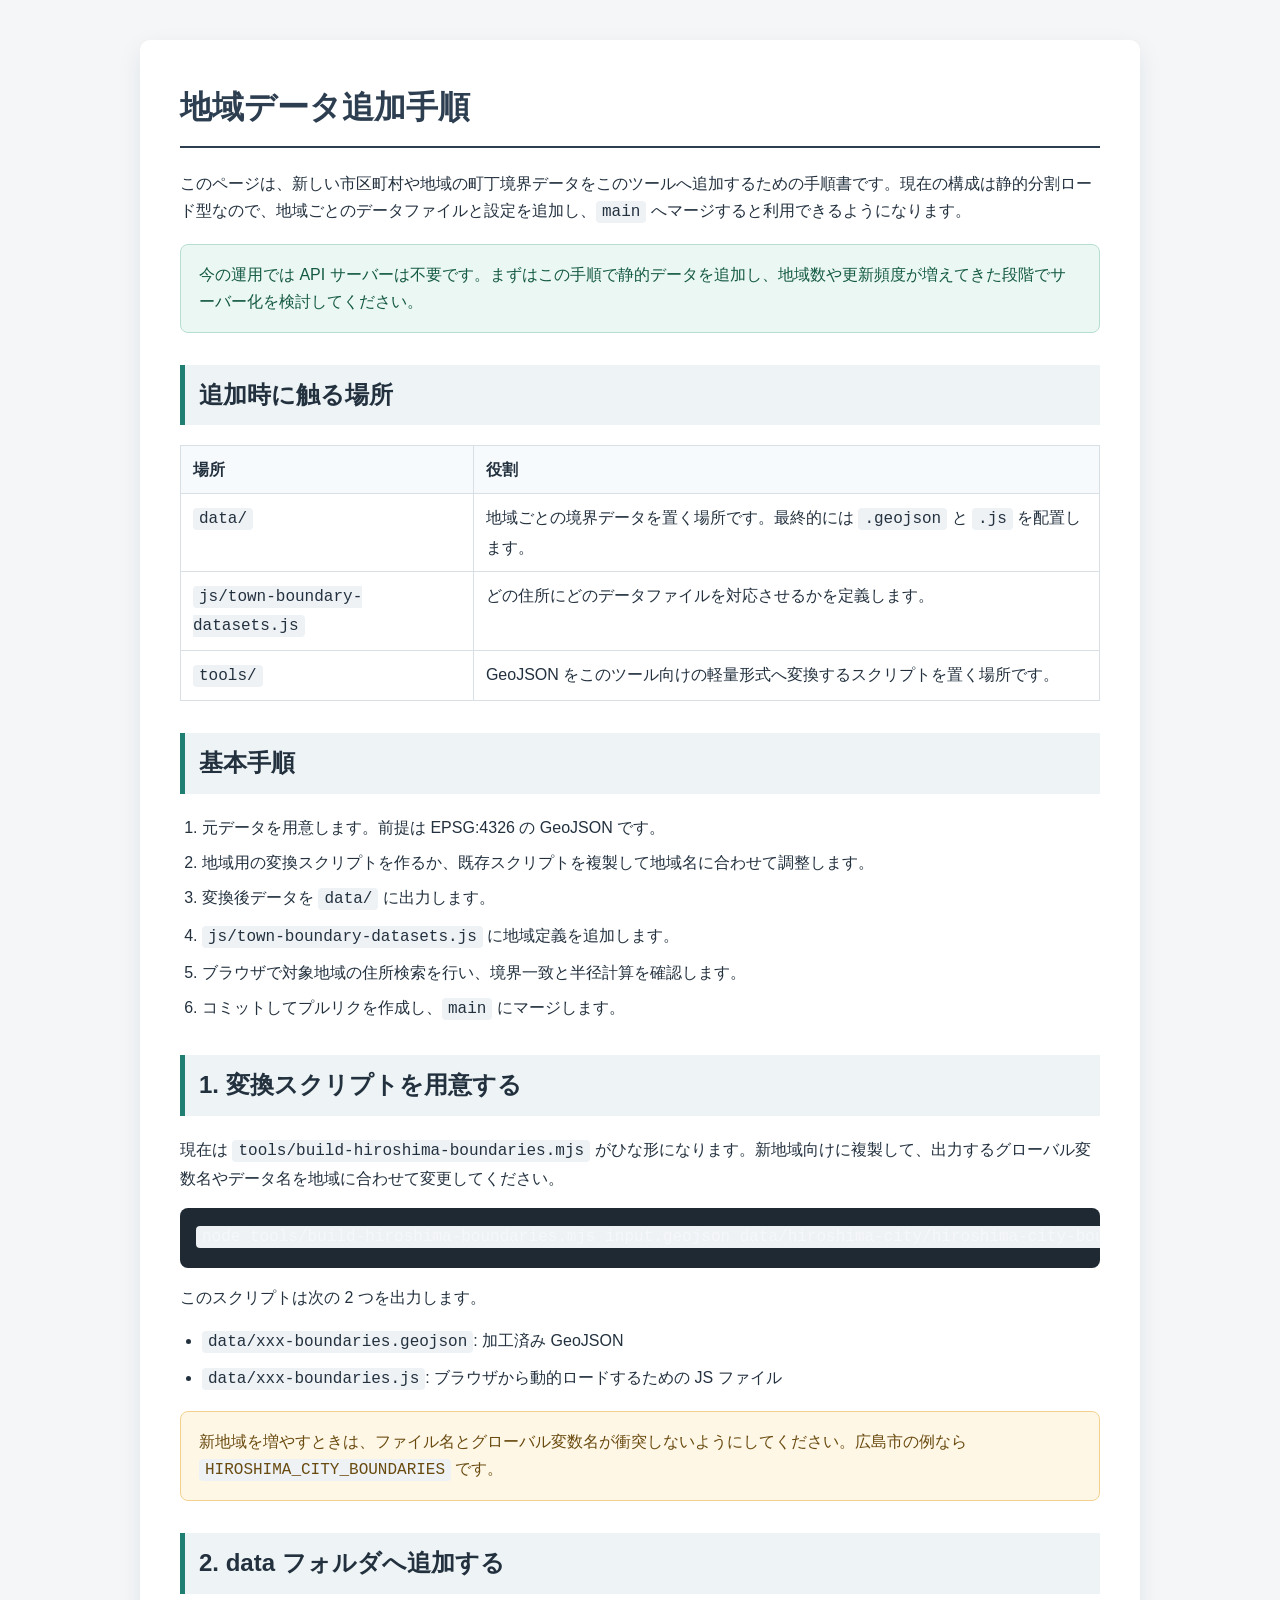
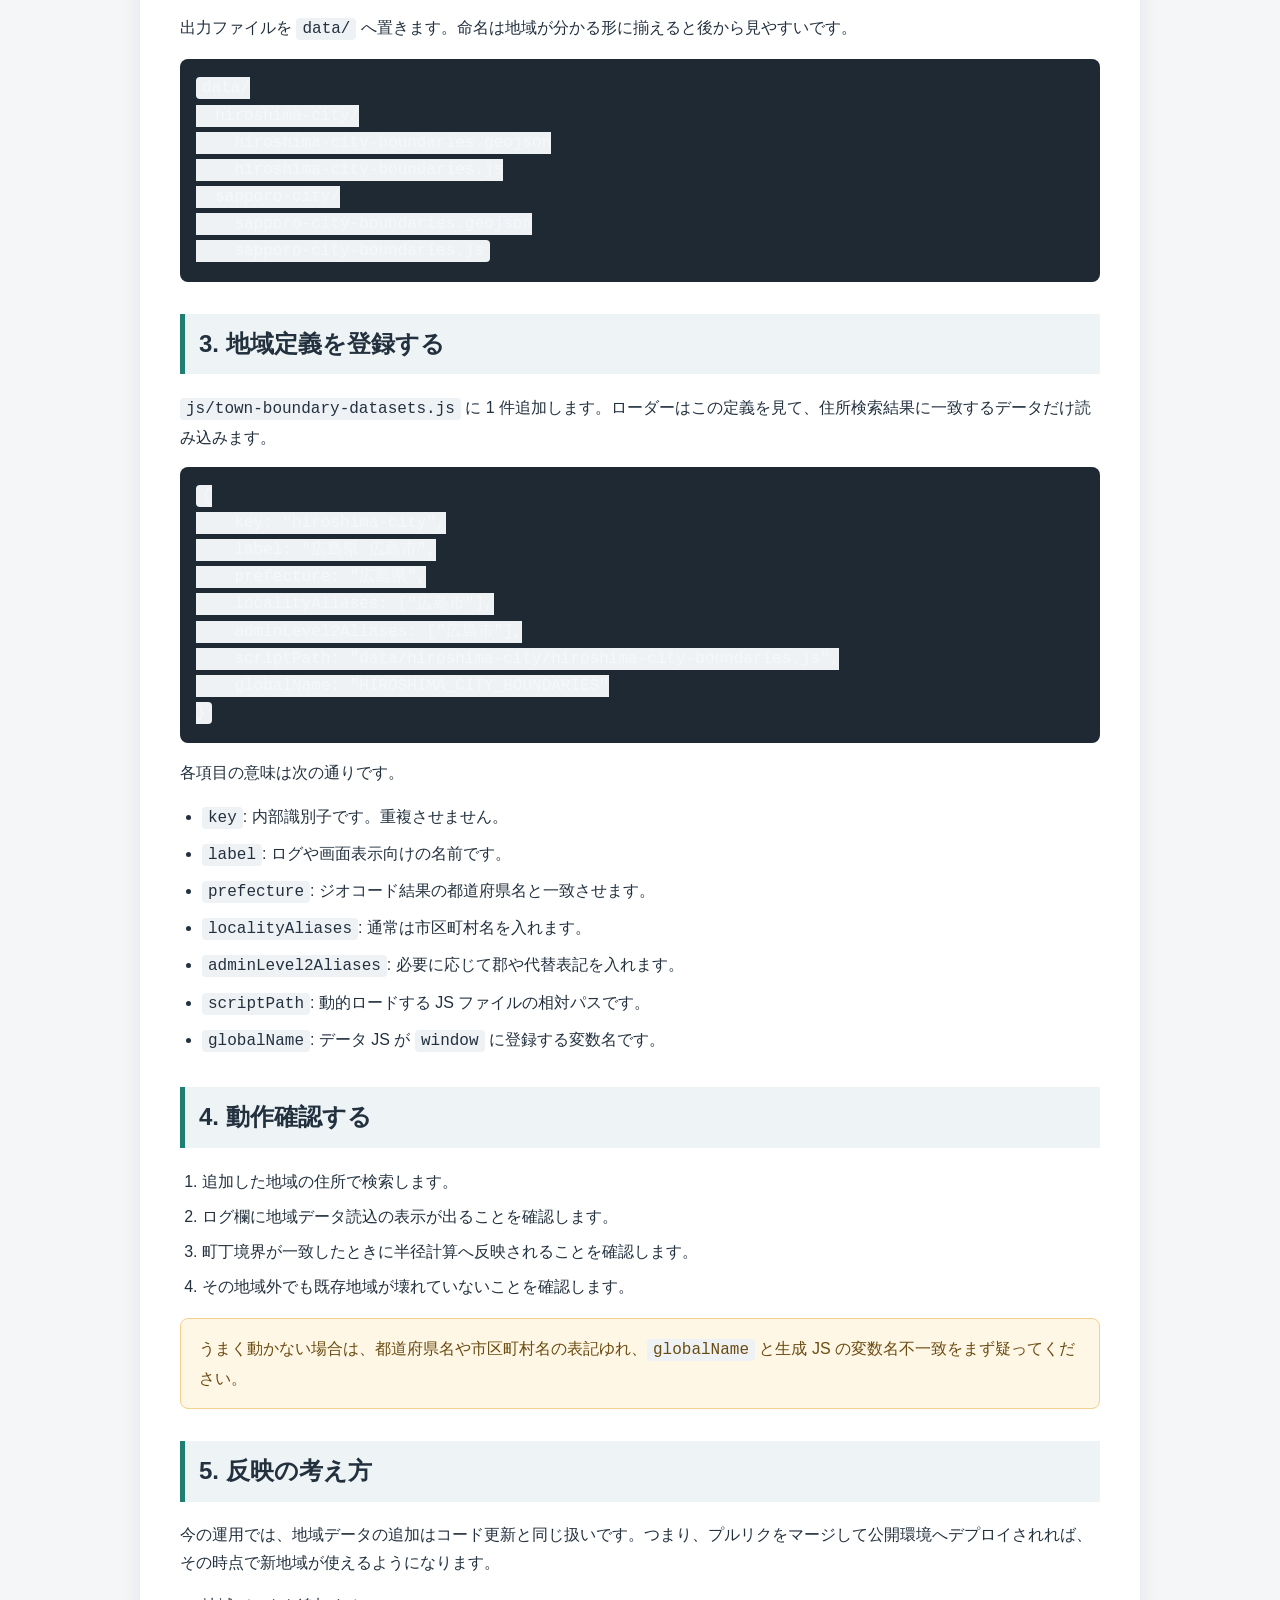
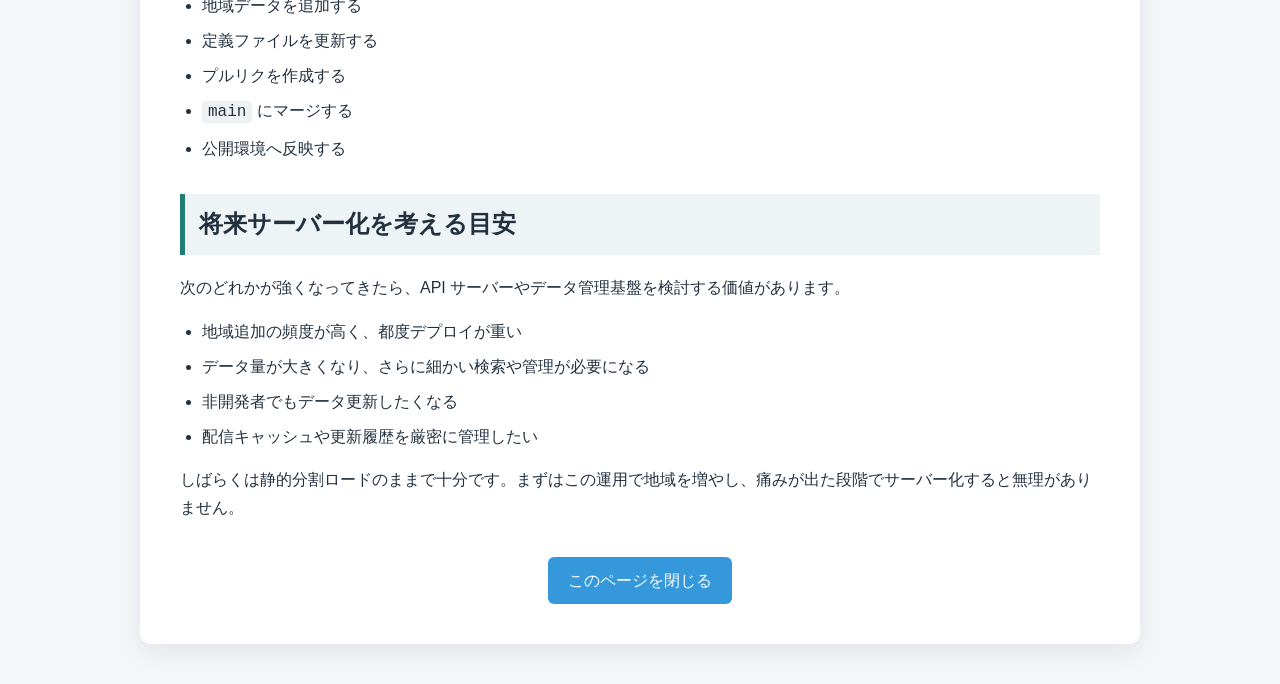
<file: region-data-guide.html>
<!DOCTYPE html>
<html lang="ja">

<head>
    <meta charset="UTF-8">
    <meta name="viewport" content="width=device-width, initial-scale=1.0">
    <title>地域データ追加手順 - 地図ピンツール</title>
    <style>
        body {
            font-family: "Helvetica Neue", Arial, "Hiragino Kaku Gothic ProN", "Hiragino Sans", Meiryo, sans-serif;
            line-height: 1.7;
            color: #23313f;
            margin: 0;
            padding: 0;
            background: #f4f6f8;
        }

        .container {
            max-width: 920px;
            margin: 40px auto;
            background: #fff;
            padding: 40px;
            border-radius: 10px;
            box-shadow: 0 8px 24px rgba(25, 39, 52, 0.08);
        }

        h1 {
            margin-top: 0;
            padding-bottom: 12px;
            border-bottom: 2px solid #2c3e50;
            color: #2c3e50;
        }

        h2 {
            margin-top: 32px;
            padding: 10px 14px;
            background: #eef4f6;
            border-left: 5px solid #1e7f72;
            color: #23313f;
        }

        code {
            background: #eef2f5;
            padding: 2px 6px;
            border-radius: 4px;
            font-family: Consolas, "Courier New", monospace;
        }

        pre {
            background: #1f2933;
            color: #f5f7fa;
            padding: 16px;
            border-radius: 8px;
            overflow-x: auto;
        }

        .note {
            margin: 18px 0;
            padding: 16px 18px;
            border-radius: 8px;
            background: #fff7e6;
            border: 1px solid #f3d08b;
            color: #6a4b10;
        }

        .success {
            margin: 18px 0;
            padding: 16px 18px;
            border-radius: 8px;
            background: #eaf7f3;
            border: 1px solid #b6decf;
            color: #145943;
        }

        ol,
        ul {
            padding-left: 22px;
        }

        li {
            margin: 8px 0;
        }

        table {
            width: 100%;
            border-collapse: collapse;
            margin: 18px 0;
        }

        th,
        td {
            border: 1px solid #d8e0e6;
            padding: 10px 12px;
            text-align: left;
            vertical-align: top;
        }

        th {
            background: #f7fafc;
        }

        .back-link {
            display: block;
            margin-top: 36px;
            text-align: center;
        }

        .btn {
            display: inline-block;
            background: #3498db;
            color: #fff;
            padding: 10px 20px;
            text-decoration: none;
            border-radius: 6px;
        }

        .btn:hover {
            background: #2980b9;
        }
    </style>
</head>

<body>
    <div class="container">
        <h1>地域データ追加手順</h1>
        <p>このページは、新しい市区町村や地域の町丁境界データをこのツールへ追加するための手順書です。現在の構成は静的分割ロード型なので、地域ごとのデータファイルと設定を追加し、<code>main</code> へマージすると利用できるようになります。</p>

        <div class="success">
            今の運用では API サーバーは不要です。まずはこの手順で静的データを追加し、地域数や更新頻度が増えてきた段階でサーバー化を検討してください。
        </div>

        <h2>追加時に触る場所</h2>
        <table>
            <thead>
                <tr>
                    <th>場所</th>
                    <th>役割</th>
                </tr>
            </thead>
            <tbody>
                <tr>
                    <td><code>data/</code></td>
                    <td>地域ごとの境界データを置く場所です。最終的には <code>.geojson</code> と <code>.js</code> を配置します。</td>
                </tr>
                <tr>
                    <td><code>js/town-boundary-datasets.js</code></td>
                    <td>どの住所にどのデータファイルを対応させるかを定義します。</td>
                </tr>
                <tr>
                    <td><code>tools/</code></td>
                    <td>GeoJSON をこのツール向けの軽量形式へ変換するスクリプトを置く場所です。</td>
                </tr>
            </tbody>
        </table>

        <h2>基本手順</h2>
        <ol>
            <li>元データを用意します。前提は EPSG:4326 の GeoJSON です。</li>
            <li>地域用の変換スクリプトを作るか、既存スクリプトを複製して地域名に合わせて調整します。</li>
            <li>変換後データを <code>data/</code> に出力します。</li>
            <li><code>js/town-boundary-datasets.js</code> に地域定義を追加します。</li>
            <li>ブラウザで対象地域の住所検索を行い、境界一致と半径計算を確認します。</li>
            <li>コミットしてプルリクを作成し、<code>main</code> にマージします。</li>
        </ol>

        <h2>1. 変換スクリプトを用意する</h2>
        <p>現在は <code>tools/build-hiroshima-boundaries.mjs</code> がひな形になります。新地域向けに複製して、出力するグローバル変数名やデータ名を地域に合わせて変更してください。</p>

        <pre><code>node tools/build-hiroshima-boundaries.mjs input.geojson data/hiroshima-city/hiroshima-city-boundaries.geojson</code></pre>

        <p>このスクリプトは次の 2 つを出力します。</p>
        <ul>
            <li><code>data/xxx-boundaries.geojson</code>: 加工済み GeoJSON</li>
            <li><code>data/xxx-boundaries.js</code>: ブラウザから動的ロードするための JS ファイル</li>
        </ul>

        <div class="note">
            新地域を増やすときは、ファイル名とグローバル変数名が衝突しないようにしてください。広島市の例なら <code>HIROSHIMA_CITY_BOUNDARIES</code> です。
        </div>

        <h2>2. data フォルダへ追加する</h2>
        <p>出力ファイルを <code>data/</code> へ置きます。命名は地域が分かる形に揃えると後から見やすいです。</p>

        <pre><code>data/
  hiroshima-city/
    hiroshima-city-boundaries.geojson
    hiroshima-city-boundaries.js
  sapporo-city/
    sapporo-city-boundaries.geojson
    sapporo-city-boundaries.js</code></pre>

        <h2>3. 地域定義を登録する</h2>
        <p><code>js/town-boundary-datasets.js</code> に 1 件追加します。ローダーはこの定義を見て、住所検索結果に一致するデータだけ読み込みます。</p>

        <pre><code>{
    key: "hiroshima-city",
    label: "広島県 広島市",
    prefecture: "広島県",
    localityAliases: ["広島市"],
    adminLevel2Aliases: ["広島市"],
    scriptPath: "data/hiroshima-city/hiroshima-city-boundaries.js",
    globalName: "HIROSHIMA_CITY_BOUNDARIES"
}</code></pre>

        <p>各項目の意味は次の通りです。</p>
        <ul>
            <li><code>key</code>: 内部識別子です。重複させません。</li>
            <li><code>label</code>: ログや画面表示向けの名前です。</li>
            <li><code>prefecture</code>: ジオコード結果の都道府県名と一致させます。</li>
            <li><code>localityAliases</code>: 通常は市区町村名を入れます。</li>
            <li><code>adminLevel2Aliases</code>: 必要に応じて郡や代替表記を入れます。</li>
            <li><code>scriptPath</code>: 動的ロードする JS ファイルの相対パスです。</li>
            <li><code>globalName</code>: データ JS が <code>window</code> に登録する変数名です。</li>
        </ul>

        <h2>4. 動作確認する</h2>
        <ol>
            <li>追加した地域の住所で検索します。</li>
            <li>ログ欄に地域データ読込の表示が出ることを確認します。</li>
            <li>町丁境界が一致したときに半径計算へ反映されることを確認します。</li>
            <li>その地域外でも既存地域が壊れていないことを確認します。</li>
        </ol>

        <div class="note">
            うまく動かない場合は、都道府県名や市区町村名の表記ゆれ、<code>globalName</code> と生成 JS の変数名不一致をまず疑ってください。
        </div>

        <h2>5. 反映の考え方</h2>
        <p>今の運用では、地域データの追加はコード更新と同じ扱いです。つまり、プルリクをマージして公開環境へデプロイされれば、その時点で新地域が使えるようになります。</p>

        <ul>
            <li>地域データを追加する</li>
            <li>定義ファイルを更新する</li>
            <li>プルリクを作成する</li>
            <li><code>main</code> にマージする</li>
            <li>公開環境へ反映する</li>
        </ul>

        <h2>将来サーバー化を考える目安</h2>
        <p>次のどれかが強くなってきたら、API サーバーやデータ管理基盤を検討する価値があります。</p>
        <ul>
            <li>地域追加の頻度が高く、都度デプロイが重い</li>
            <li>データ量が大きくなり、さらに細かい検索や管理が必要になる</li>
            <li>非開発者でもデータ更新したくなる</li>
            <li>配信キャッシュや更新履歴を厳密に管理したい</li>
        </ul>

        <p>しばらくは静的分割ロードのままで十分です。まずはこの運用で地域を増やし、痛みが出た段階でサーバー化すると無理がありません。</p>

        <div class="back-link">
            <a href="javascript:window.close();" class="btn">このページを閉じる</a>
        </div>
    </div>
</body>

</html>
</file>
<file: places-tool.css>
#controls::before {
    content: "Places Workspace";
}

.places-search-toolbar,
.places-search-modes,
.places-search-modes label {
    display: flex;
    align-items: center;
    gap: 10px;
    flex-wrap: wrap;
}

.places-search-toolbar {
    font-size: 16px;
}

.places-search-toolbar > a {
    margin-left: auto;
}

.places-search-modes {
    border: 1px solid rgba(19, 34, 52, 0.18);
    border-radius: 12px;
    padding: 4px 12px 8px;
    margin: 0;
    font-size: 14px;
}

.places-search-modes legend {
    padding: 0 4px;
}

.places-search-modes label {
    gap: 5px;
    cursor: pointer;
}

.places-search-modes input {
    margin: 0;
    width: auto;
    accent-color: var(--accent);
}

#controls .places-address-field {
    position: relative;
    flex: 1 1 280px;
    min-width: 180px;
}

#controls .places-address-field #address-input {
    box-sizing: border-box;
    width: 100%;
    min-width: 0;
    font-size: 16px;
}

#controls .places-help {
    margin: 0;
    font-size: 14px;
    line-height: 1.5;
    color: var(--muted);
}

#controls .places-setup-note {
    font-size: 13px;
}

#controls a {
    color: var(--accent-strong);
}

.places-autocomplete-panel {
    position: absolute;
    top: calc(100% + 6px);
    left: 0;
    width: max(100%, 320px);
    max-width: min(560px, calc(100vw - 64px));
    box-sizing: border-box;
    border: 1px solid #b8c9c5;
    border-radius: 12px;
    background: #fff;
    color: #132234;
    box-shadow: 0 12px 24px rgba(19, 34, 52, 0.18);
    overflow: hidden;
    z-index: 120;
}

#places-predictions {
    list-style: none;
    margin: 0;
    padding: 4px;
    max-height: min(320px, 40vh);
    overflow-y: auto;
}

#places-predictions [role="option"] {
    padding: 12px;
    border-radius: 8px;
    font-size: 16px;
    line-height: 1.5;
    cursor: pointer;
    overflow-wrap: anywhere;
}

#places-predictions [role="option"]:hover,
#places-predictions [aria-selected="true"] {
    background: #e4f3ef;
    outline: 2px solid #1e7f72;
    outline-offset: -2px;
}

.places-google-attribution {
    padding: 10px 16px;
    border-top: 1px solid #e3e8e6;
    font-family: Roboto, Arial, sans-serif;
    font-size: 16px;
    font-weight: 400;
    white-space: nowrap;
    color: #5e5e5e;
    text-align: right;
}

.places-search-error {
    padding: 10px 12px;
    border: 1px solid #c0392b;
    border-radius: 10px;
    background: #fff3f1;
    color: #8c281f;
    font-size: 14px;
    line-height: 1.5;
}

.places-data-attributions {
    display: flex;
    flex-wrap: wrap;
    gap: 8px;
    font-size: 13px;
}

.places-autocomplete-panel[hidden],
.places-search-error[hidden],
.places-data-attributions[hidden] {
    display: none;
}

@media (max-width: 720px) {
    #controls .places-address-field {
        flex: 0 0 auto;
        width: 100%;
        min-width: 0;
    }

    .places-search-toolbar > a {
        margin-left: 0;
    }
}
</file>
